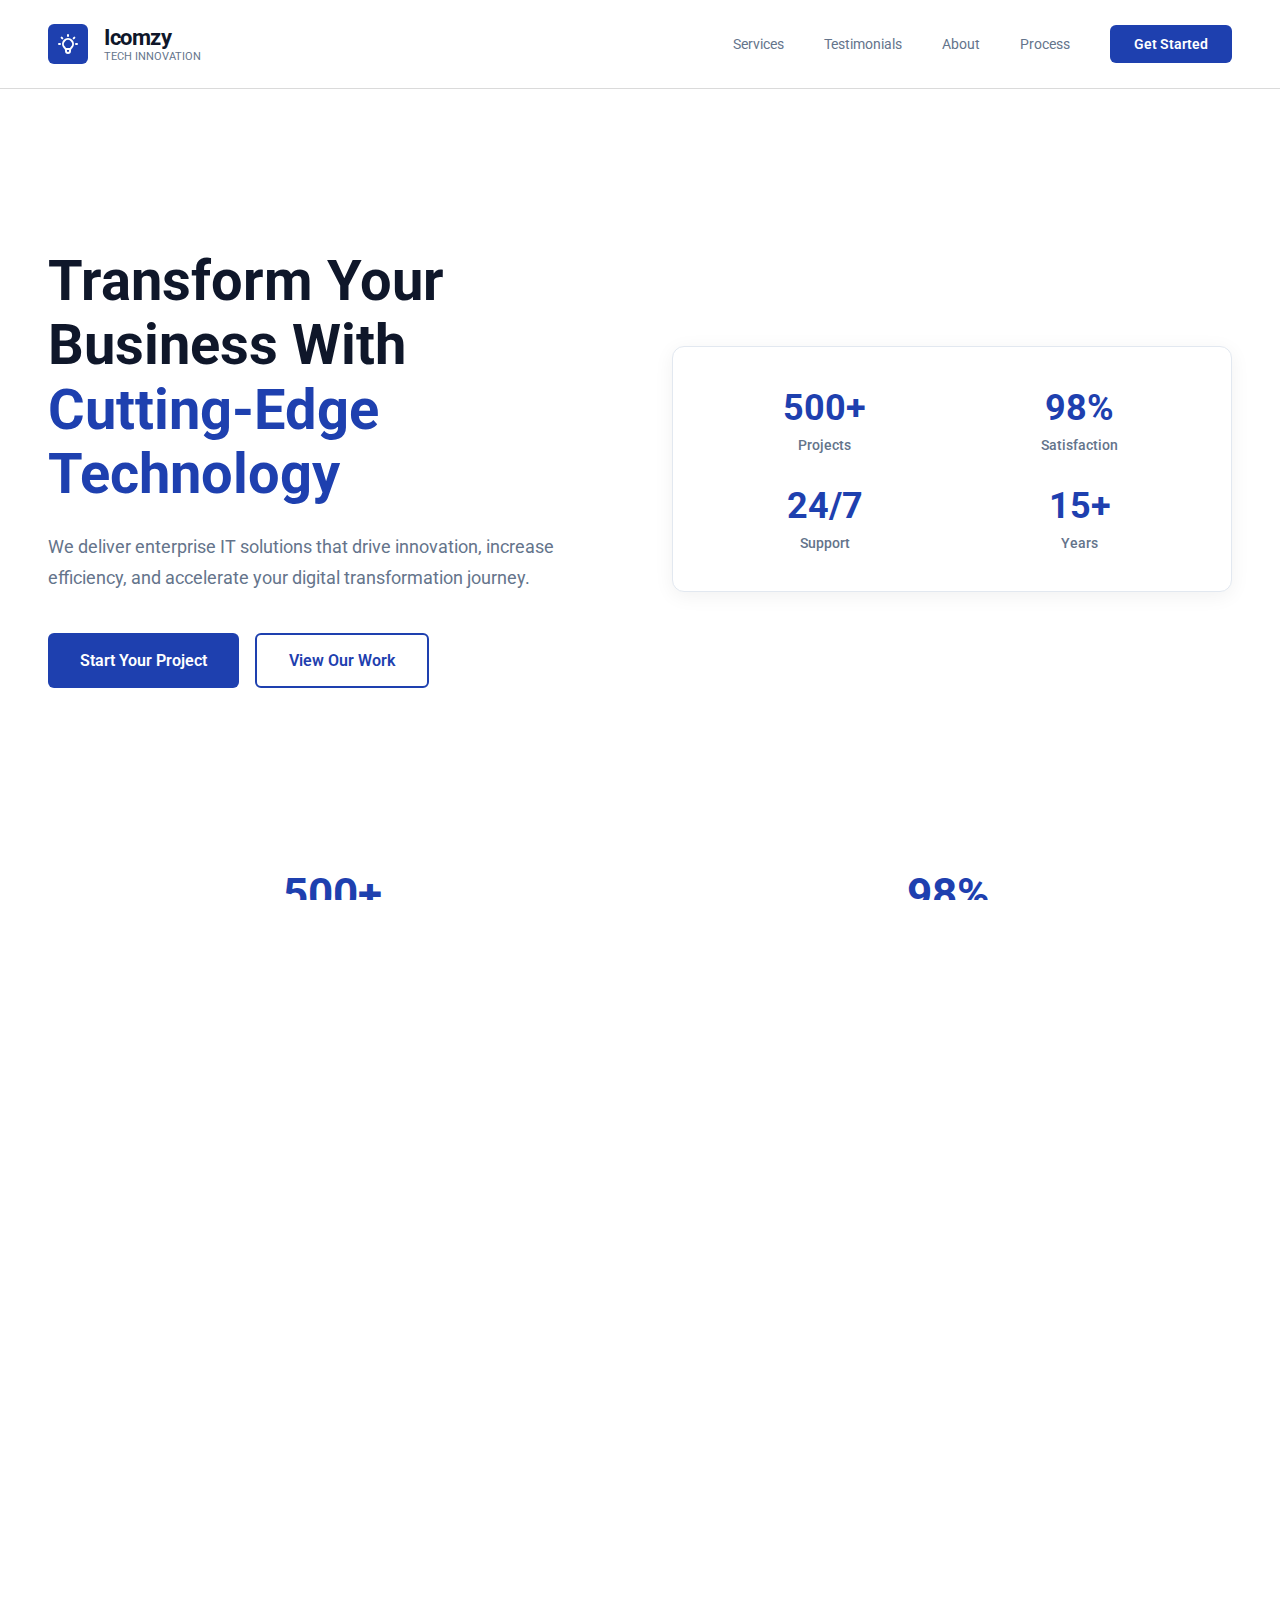
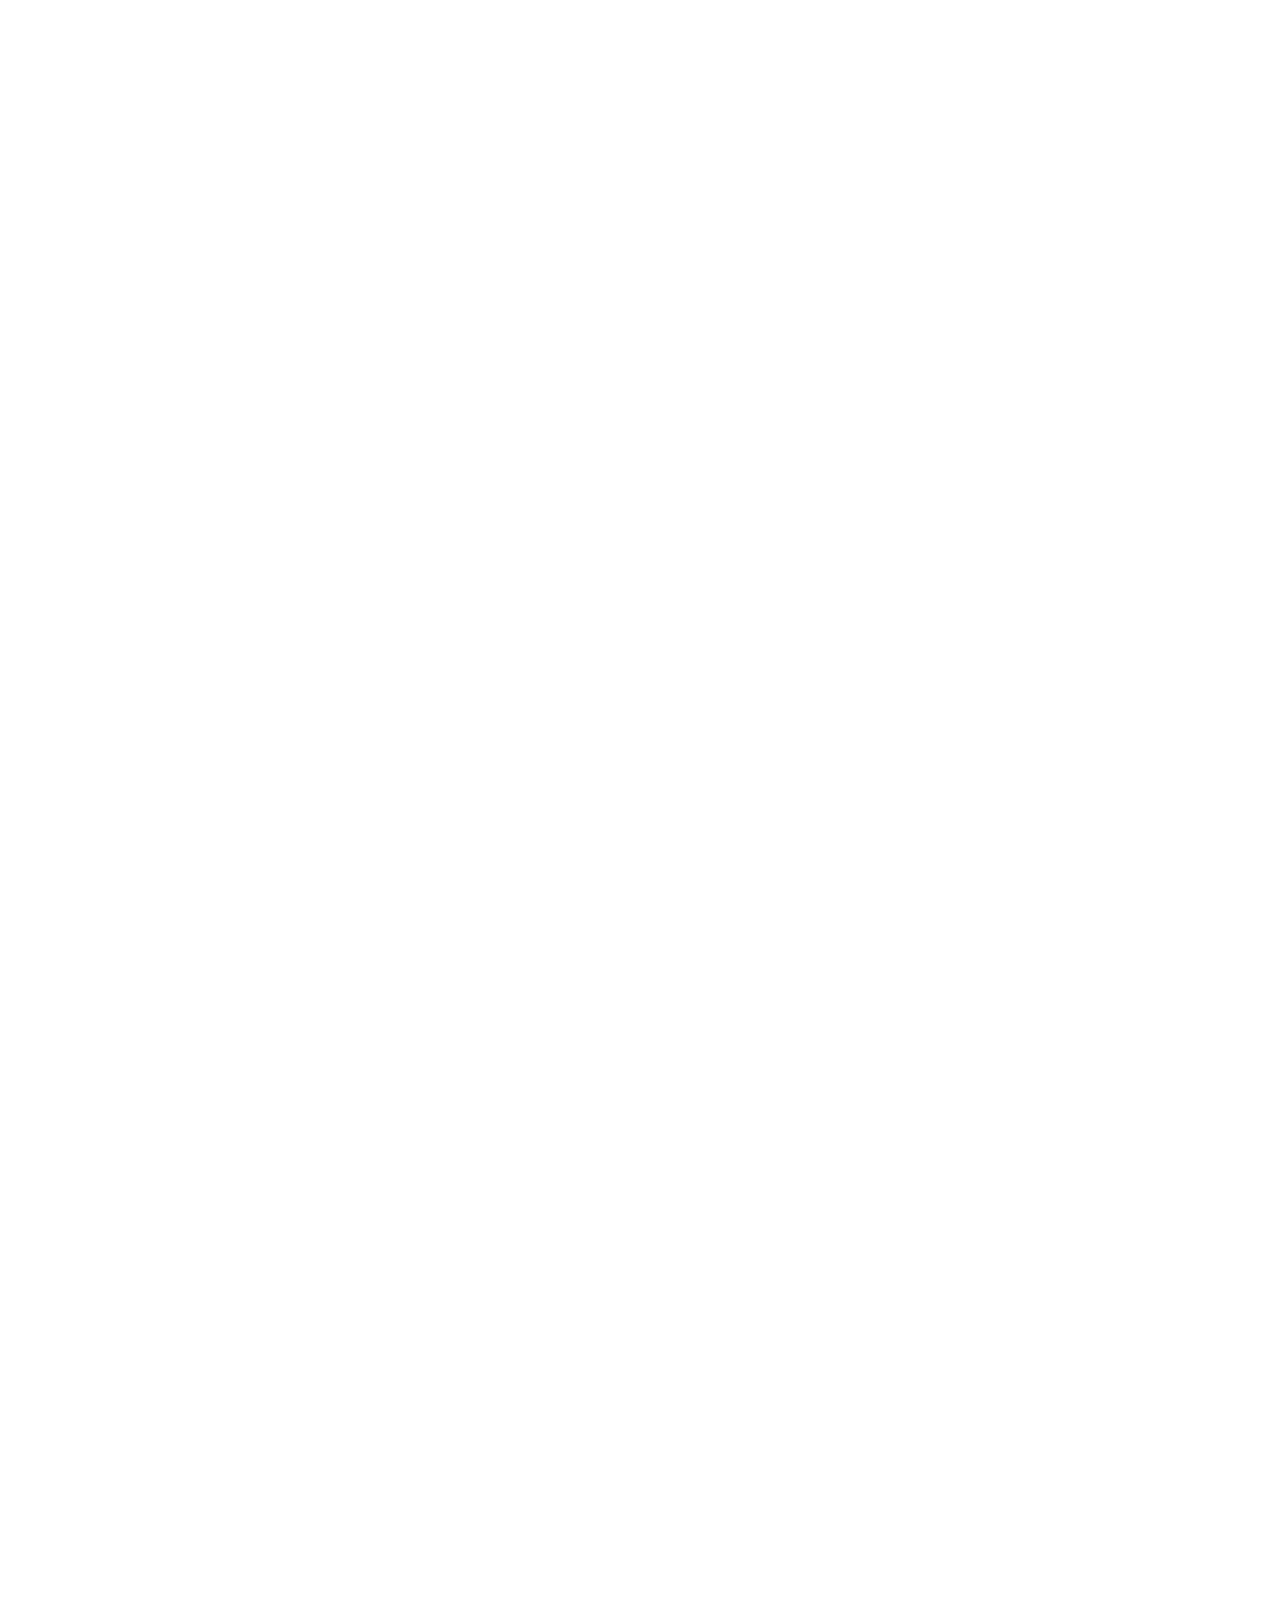
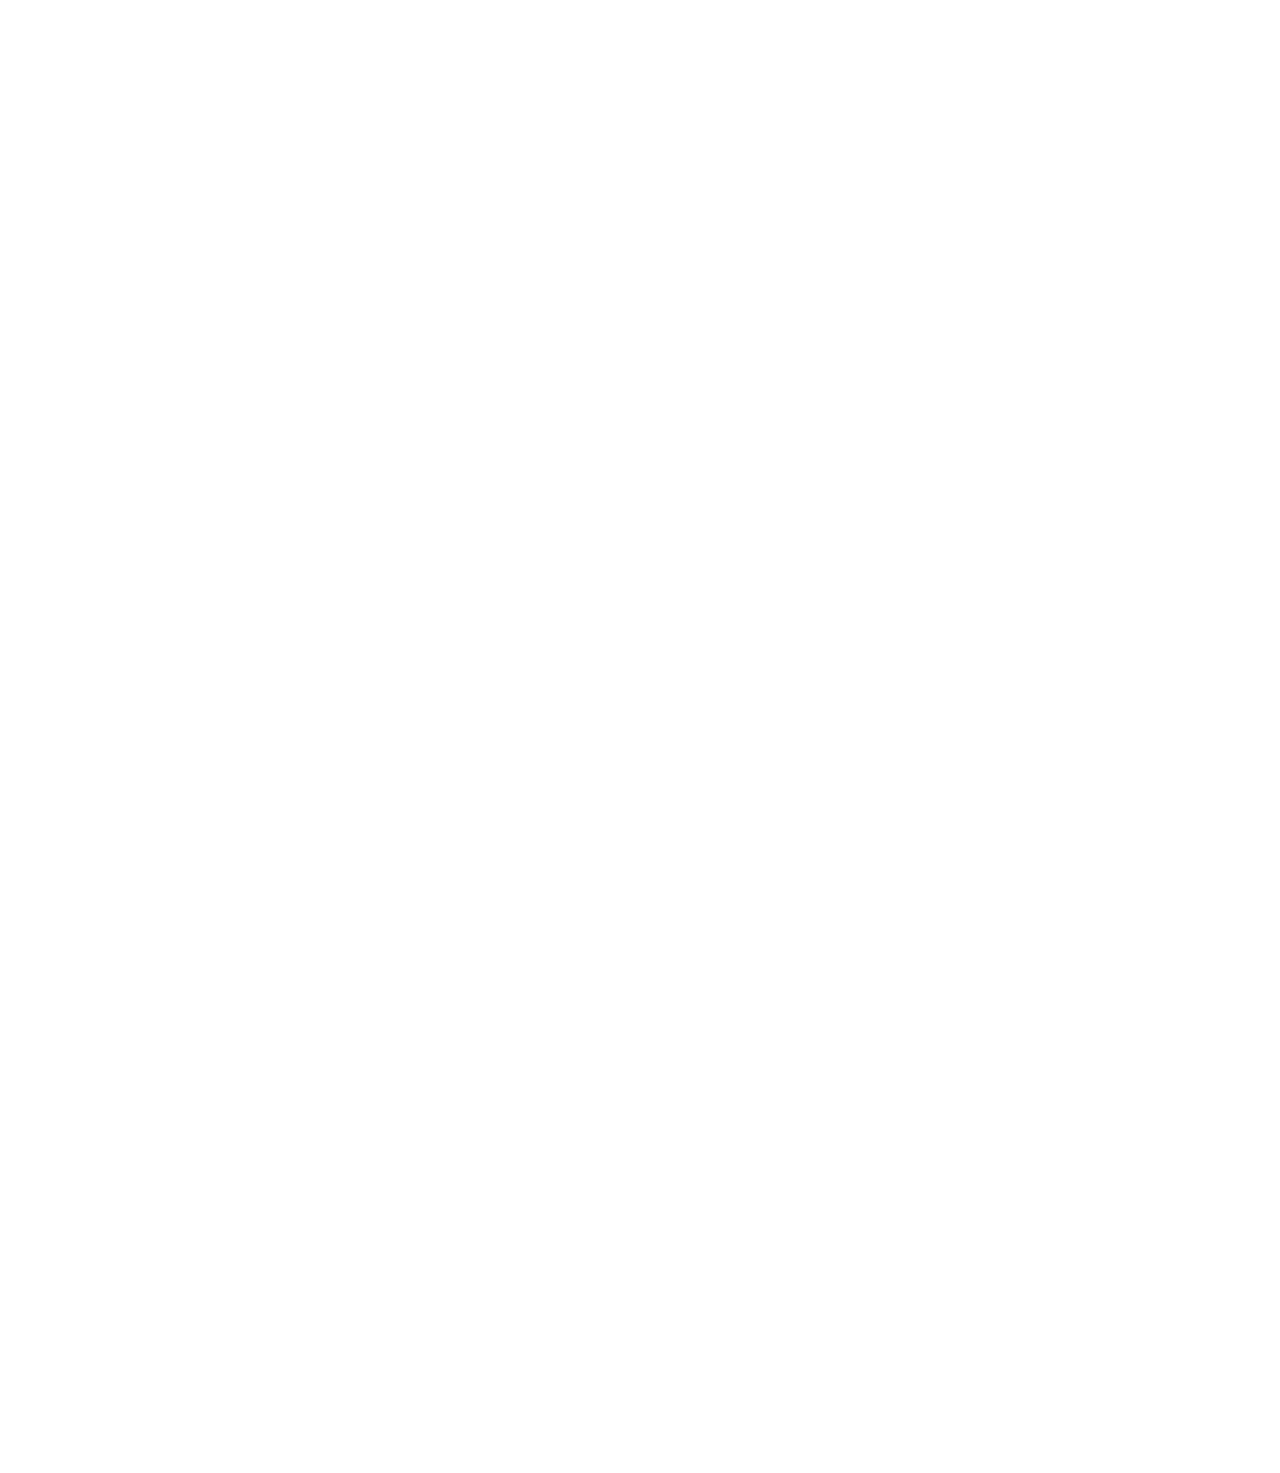
<file: index.html>
<!DOCTYPE html>
<html lang="en">

<head>
    <meta charset="UTF-8">
    <meta name="viewport" content="width=device-width, initial-scale=1.0">
    <title>Icomzy - Premium Tech Services</title>
    <link rel="stylesheet" href="./style.css">
    <link rel="preconnect" href="https://fonts.googleapis.com">
    <link rel="preconnect" href="https://fonts.gstatic.com" crossorigin>
    <link
        href="https://fonts.googleapis.com/css2?family=Montserrat:ital,wght@0,100..900;1,100..900&family=Plus+Jakarta+Sans:ital,wght@0,200..800;1,200..800&family=Roboto+Condensed:ital,wght@0,100..900;1,100..900&family=Roboto:ital,wght@0,100..900;1,100..900&display=swap"
        rel="stylesheet">
</head>

<body>
    <main>
        <header class="header" id="header">
            <div class="content">
                <div class="logo">
                    <div class="icon">
                        <svg width="24" height="24" viewbox="0 0 24 24" fill="none">
                            <path
                                d="M9.663 17h4.673M12 3v1m6.364 1.636l-.707.707M21 12h-1M4 12H3m3.343-5.657l-.707-.707m2.828 9.9a5 5 0 117.072 0l-.548.547A3.374 3.374 0 0014 18.469V19a2 2 0 11-4 0v-.531c0-.895-.356-1.754-.988-2.386l-.548-.547z"
                                stroke="white" stroke-width="2" stroke-linecap="round" stroke-linejoin="round" />
                        </svg>
                    </div>
                    <div class="slogan">
                        <div class="text-logo" id="comName">Icomzy</div>
                        <div class="tagline" id="tagline">Tech Innovation</div>
                    </div>
                </div>
                <nav class="nav">
                    <a href="#" class="navlink">Services</a>
                    <a href="#" class="navlink">Testimonials</a>
                    <a href="#" class="navlink">About</a>
                    <!-- <a href="#" class="navlink">Stats</a> -->
                    <a href="#" class="navlink">Process</a>

                    <button class="navBtn" id="navBtn">Get Started</button>
                </nav>
            </div>
        </header>
        <section class="hero">
            <div class="h-content" id="h-content">
                <div class="h-text" id="h-text">
                    <h1 class="h-headline" id="h-headline">Transform Your Business With <span
                            class="grad-text">Cutting-Edge Technology</span></h1>
                    <p class="h-subheadline" id="h-subheadline">We deliver enterprise IT solutions that drive
                        innovation, increase efficiency, and accelerate your digital transformation journey. </p>
                    <div class="h-button" id="h-button">
                        <button class="h-primary" id="h-primary">Start Your Project</button>
                        <button class="h-secondry" id="h-secondry">View Our Work</button>
                    </div>
                </div>
                <div class="h-visual">
                    <div class="h-card">
                        <div class="h-grid">
                            <div class="h-stat" id="h-stats1">
                                <div class="h-stat-no" id="h-stat1">500+</div>
                                <div class="h-stat-label" id="h-stat1-label">Projects</div>
                            </div>
                            <div class="h-stat" id="h-stats2">
                                <div class="h-stat-no" id="h-stat2">98%</div>
                                <div class="h-stat-label" id="h-stat2-label">Satisfaction</div>
                            </div>
                            <div class="h-stat">
                                <div class="h-stat-no" id="h-stat3">24/7</div>
                                <div class="h-stat-label" id="h-stat3-label">Support</div>
                            </div>
                            <div class="h-stat">
                                <div class="h-stat-no" id="h-stat4">15+</div>
                                <div class="h-stat-label" id="h-stat4-label">Years</div>
                            </div>
                        </div>
                    </div>
                </div>

            </div>
        </section>
        <section class="banner">
            <div class="b-container">
                <div class="b-item">
                    <span class="b-number" id="b1-number">500+</span>
                    <div class="b-label" id="b1-label">Projects Completed</div>
                </div>
                <div class="b-item">
                    <span class="b-number" id="b2-number">98%</span>
                    <div class="b-label" id="b2-label">Client Satisfaction</div>
                </div>
                <div class="b-item">
                    <span class="b-number" id="b3-number">24/7</span>
                    <div class="b-label" id="b3-label">Support Available</div>
                </div>
                <div class="b-item">
                    <span class="b-number" id="b4-number">15+</span>
                    <div class="b-label" id="b4-label">Years Experience</div>
                </div>
            </div>
        </section>
        <section class="services-section" id="services">
            <div class="section-header">
                <div class="section-label">
                    Our Expertise
                </div>
                <h2 class="section-title">Premium IT Services</h2>
                <p class="section-subtitle">Comprehensive technology solutions tailored to your business needs</p>
            </div>
            <div class="services-grid">
                <div class="service-card">
                    <div class="service-card-content">
                        <div class="service-icon-wrapper">
                            <svg class="service-icon" viewbox="0 0 40 40" fill="none">
                                <rect x="4" y="8" width="32" height="24" rx="3" stroke="white" stroke-width="2" />
                                <rect x="8" y="12" width="24" height="16" fill="white" opacity="0.3" />
                                <circle cx="28" cy="16" r="4" fill="white" />
                            </svg>
                        </div>
                        <h3 class="service-title">Custom Web Development</h3>
                        <p class="service-description">Bespoke web applications built with modern frameworks and
                            cutting-edge
                            technologies.</p>
                        <ul class="service-features">
                            <li class="service-feature">Responsive Design</li>
                            <li class="service-feature">Performance Optimized</li>
                            <li class="service-feature">SEO Ready</li>
                            <li class="service-feature">Cloud Integration</li>
                        </ul><a href="#" class="service-link"> Learn More → </a>
                    </div>
                </div>
                <div class="service-card">
                    <div class="service-card-content">
                        <div class="service-icon-wrapper">
                            <svg class="service-icon" viewbox="0 0 40 40" fill="none">
                                <circle cx="20" cy="20" r="14" stroke="white" stroke-width="2" />
                                <path d="M20 12v8l5 5" stroke="white" stroke-width="2" stroke-linecap="round" />
                            </svg>
                        </div>
                        <h3 class="service-title">24/7 IT Support</h3>
                        <p class="service-description">Round-the-clock technical support and system maintenance to keep
                            your
                            business running.</p>
                        <ul class="service-features">
                            <li class="service-feature">Immediate Response</li>
                            <li class="service-feature">Remote Assistance</li>
                            <li class="service-feature">Preventive Maintenance</li>
                            <li class="service-feature">Security Monitoring</li>
                        </ul><a href="#" class="service-link"> Learn More → </a>
                    </div>
                </div>
                <div class="service-card">
                    <div class="service-card-content">
                        <div class="service-icon-wrapper">
                            <svg class="service-icon" viewbox="0 0 40 40" fill="none">
                                <rect x="8" y="10" width="24" height="20" rx="2" stroke="white" stroke-width="2" />
                                <path d="M14 18h12M14 22h8" stroke="white" stroke-width="2" stroke-linecap="round" />
                                <circle cx="29" cy="25" r="5" fill="white" />
                            </svg>
                        </div>
                        <h3 class="service-title">E-Commerce Solutions</h3>
                        <p class="service-description">Complete online store setup with payment processing and inventory
                            management.
                        </p>
                        <ul class="service-features">
                            <li class="service-feature">Secure Payments</li>
                            <li class="service-feature">Inventory Tracking</li>
                            <li class="service-feature">Marketing Integration</li>
                            <li class="service-feature">Analytics Dashboard</li>
                        </ul><a href="#" class="service-link"> Learn More → </a>
                    </div>
                </div>
                <div class="service-card">
                    <div class="service-card-content">
                        <div class="service-icon-wrapper">
                            <svg class="service-icon" viewbox="0 0 40 40" fill="none">
                                <path d="M10 20l8-8 8 8 8-8" stroke="white" stroke-width="2" stroke-linecap="round"
                                    stroke-linejoin="round" />
                                <rect x="8" y="24" width="24" height="10" rx="1" fill="white" opacity="0.3" />
                            </svg>
                        </div>
                        <h3 class="service-title">Cloud Infrastructure</h3>
                        <p class="service-description">Scalable cloud solutions with enterprise-grade security and
                            reliability.</p>
                        <ul class="service-features">
                            <li class="service-feature">Auto-Scaling</li>
                            <li class="service-feature">Backup &amp; Recovery</li>
                            <li class="service-feature">Load Balancing</li>
                            <li class="service-feature">99.9% Uptime SLA</li>
                        </ul><a href="#" class="service-link"> Learn More → </a>
                    </div>
                </div>
                <div class="service-card">
                    <div class="service-card-content">
                        <div class="service-icon-wrapper">
                            <svg class="service-icon" viewbox="0 0 40 40" fill="none">
                                <rect x="8" y="8" width="24" height="24" rx="2" stroke="white" stroke-width="2" />
                                <path d="M16 20l4 4 8-8" stroke="white" stroke-width="2" stroke-linecap="round"
                                    stroke-linejoin="round" />
                            </svg>
                        </div>
                        <h3 class="service-title">Digital Transformation</h3>
                        <p class="service-description">Strategic consulting to modernize your business processes and
                            technology
                            stack.</p>
                        <ul class="service-features">
                            <li class="service-feature">Process Automation</li>
                            <li class="service-feature">Data Analytics</li>
                            <li class="service-feature">System Integration</li>
                            <li class="service-feature">Change Management</li>
                        </ul><a href="#" class="service-link"> Learn More → </a>
                    </div>
                </div>
                <div class="service-card">
                    <div class="service-card-content">
                        <div class="service-icon-wrapper">
                            <svg class="service-icon" viewbox="0 0 40 40" fill="none">
                                <rect x="10" y="14" width="20" height="12" rx="2" fill="white" />
                                <path d="M15 14V11a5 5 0 0110 0v3" stroke="white" stroke-width="2" fill="none" />
                            </svg>
                        </div>
                        <h3 class="service-title">Cybersecurity</h3>
                        <p class="service-description">Comprehensive security solutions to protect your digital assets
                            and data.</p>
                        <ul class="service-features">
                            <li class="service-feature">Threat Detection</li>
                            <li class="service-feature">Data Encryption</li>
                            <li class="service-feature">Compliance Audit</li>
                            <li class="service-feature">Penetration Testing</li>
                        </ul><a href="#" class="service-link"> Learn More → </a>
                    </div>
                </div>
            </div>
        </section>
        <section class="process-section" id="process">
            <div class="section-header">
                <div class="section-label">Our Process</div>
                <h2 class="section-title">How We Work</h2>
                <p class="section-subtitle">
                    A simple, transparent process that delivers results
                </p>
            </div>

            <div class="process-steps">
                <div class="process-card">
                    <span class="step-no">01</span>
                    <h3>Requirement Analysis</h3>
                    <p>We understand your business needs and define clear goals.</p>
                </div>

                <div class="process-card">
                    <span class="step-no">02</span>
                    <h3>Planning & Design</h3>
                    <p>Wireframes, UI design, and technical planning are prepared.</p>
                </div>

                <div class="process-card">
                    <span class="step-no">03</span>
                    <h3>Development</h3>
                    <p>Our engineers build scalable and secure solutions.</p>
                </div>

                <div class="process-card">
                    <span class="step-no">04</span>
                    <h3>Testing & Launch</h3>
                    <p>We test thoroughly and deploy with full support.</p>
                </div>
            </div>
        </section>


        <section class="testimonials-section" id="testimonials">
            <div class="testimonials-container">
                <div class="section-header">
                    <div class="section-label">
                        Client Success
                    </div>
                    <h2 class="section-title">What Our Clients Say</h2>
                    <p class="section-subtitle">Real results from real
                        partnerships</p>
                </div>
                <div class="testimonials-carousel">
                    <div class="testimonial-track" id="testimonial-track">
                        <div class="testimonial-card">
                            <div class="testimonial-stars">
                                <svg class="star" viewbox="0 0 24 24">
                                    <path
                                        d="M12 2l3.09 6.26L22 9.27l-5 4.87 1.18 6.88L12 17.77l-6.18 3.25L7 14.14 2 9.27l6.91-1.01L12 2z" />
                                </svg>
                                <svg class="star" viewbox="0 0 24 24">
                                    <path
                                        d="M12 2l3.09 6.26L22 9.27l-5 4.87 1.18 6.88L12 17.77l-6.18 3.25L7 14.14 2 9.27l6.91-1.01L12 2z" />
                                </svg>
                                <svg class="star" viewbox="0 0 24 24">
                                    <path
                                        d="M12 2l3.09 6.26L22 9.27l-5 4.87 1.18 6.88L12 17.77l-6.18 3.25L7 14.14 2 9.27l6.91-1.01L12 2z" />
                                </svg>
                                <svg class="star" viewbox="0 0 24 24">
                                    <path
                                        d="M12 2l3.09 6.26L22 9.27l-5 4.87 1.18 6.88L12 17.77l-6.18 3.25L7 14.14 2 9.27l6.91-1.01L12 2z" />
                                </svg>
                                <svg class="star" viewbox="0 0 24 24">
                                    <path
                                        d="M12 2l3.09 6.26L22 9.27l-5 4.87 1.18 6.88L12 17.77l-6.18 3.25L7 14.14 2 9.27l6.91-1.01L12 2z" />
                                </svg>
                            </div>
                            <p class="testimonial-text">"Working with this team has been transformative for our
                                business. They
                                delivered a complex e-commerce platform that exceeded all expectations. The attention to
                                detail and
                                technical expertise is outstanding."</p>
                            <div class="testimonial-author">
                                <div class="author-avatar">
                                    MC
                                </div>
                                <div class="author-info">
                                    <div class="author-name">
                                        Mohit Choudhary
                                    </div>
                                    <div class="author-role">
                                        CO-Founder, Quad AI
                                    </div>
                                </div>
                            </div>
                        </div>
                        <div class="testimonial-card">
                            <div class="testimonial-stars">
                                <svg class="star" viewbox="0 0 24 24">
                                    <path
                                        d="M12 2l3.09 6.26L22 9.27l-5 4.87 1.18 6.88L12 17.77l-6.18 3.25L7 14.14 2 9.27l6.91-1.01L12 2z" />
                                </svg>
                                <svg class="star" viewbox="0 0 24 24">
                                    <path
                                        d="M12 2l3.09 6.26L22 9.27l-5 4.87 1.18 6.88L12 17.77l-6.18 3.25L7 14.14 2 9.27l6.91-1.01L12 2z" />
                                </svg>
                                <svg class="star" viewbox="0 0 24 24">
                                    <path
                                        d="M12 2l3.09 6.26L22 9.27l-5 4.87 1.18 6.88L12 17.77l-6.18 3.25L7 14.14 2 9.27l6.91-1.01L12 2z" />
                                </svg>
                                <svg class="star" viewbox="0 0 24 24">
                                    <path
                                        d="M12 2l3.09 6.26L22 9.27l-5 4.87 1.18 6.88L12 17.77l-6.18 3.25L7 14.14 2 9.27l6.91-1.01L12 2z" />
                                </svg>
                                <svg class="star" viewbox="0 0 24 24">
                                    <path
                                        d="M12 2l3.09 6.26L22 9.27l-5 4.87 1.18 6.88L12 17.77l-6.18 3.25L7 14.14 2 9.27l6.91-1.01L12 2z" />
                                </svg>
                            </div>
                            <p class="testimonial-text">"The cloud migration project was seamless. Their team handled
                                everything
                                professionally, and we experienced zero downtime. Our infrastructure is now more
                                reliable and
                                cost-effective than ever."</p>
                            <div class="testimonial-author">
                                <div class="author-avatar">
                                    SK
                                </div>
                                <div class="author-info">
                                    <div class="author-name">
                                        Sourav Kumar
                                    </div>
                                    <div class="author-role">
                                        CO-Founder, Quad AI
                                    </div>
                                </div>
                            </div>
                        </div>
                        <div class="testimonial-card">
                            <div class="testimonial-stars">
                                <svg class="star" viewbox="0 0 24 24">
                                    <path
                                        d="M12 2l3.09 6.26L22 9.27l-5 4.87 1.18 6.88L12 17.77l-6.18 3.25L7 14.14 2 9.27l6.91-1.01L12 2z" />
                                </svg>
                                <svg class="star" viewbox="0 0 24 24">
                                    <path
                                        d="M12 2l3.09 6.26L22 9.27l-5 4.87 1.18 6.88L12 17.77l-6.18 3.25L7 14.14 2 9.27l6.91-1.01L12 2z" />
                                </svg>
                                <svg class="star" viewbox="0 0 24 24">
                                    <path
                                        d="M12 2l3.09 6.26L22 9.27l-5 4.87 1.18 6.88L12 17.77l-6.18 3.25L7 14.14 2 9.27l6.91-1.01L12 2z" />
                                </svg>
                                <svg class="star" viewbox="0 0 24 24">
                                    <path
                                        d="M12 2l3.09 6.26L22 9.27l-5 4.87 1.18 6.88L12 17.77l-6.18 3.25L7 14.14 2 9.27l6.91-1.01L12 2z" />
                                </svg>
                                <svg class="star" viewbox="0 0 24 24">
                                    <path
                                        d="M12 2l3.09 6.26L22 9.27l-5 4.87 1.18 6.88L12 17.77l-6.18 3.25L7 14.14 2 9.27l6.91-1.01L12 2z" />
                                </svg>
                            </div>
                            <p class="testimonial-text">"Their cybersecurity assessment revealed vulnerabilities we
                                didn't know
                                existed. The implemented solutions have given us peace of mind and passed all compliance
                                audits with
                                flying colors."</p>
                            <div class="testimonial-author">
                                <div class="author-avatar">
                                    Nk
                                </div>
                                <div class="author-info">
                                    <div class="author-name">
                                        Nitish Kumar
                                    </div>
                                    <div class="author-role">
                                        Lecturer, Quad AI
                                    </div>
                                </div>
                            </div>
                        </div>
                        <div class="testimonial-card">
                            <div class="testimonial-stars">
                                <svg class="star" viewbox="0 0 24 24">
                                    <path
                                        d="M12 2l3.09 6.26L22 9.27l-5 4.87 1.18 6.88L12 17.77l-6.18 3.25L7 14.14 2 9.27l6.91-1.01L12 2z" />
                                </svg>
                                <svg class="star" viewbox="0 0 24 24">
                                    <path
                                        d="M12 2l3.09 6.26L22 9.27l-5 4.87 1.18 6.88L12 17.77l-6.18 3.25L7 14.14 2 9.27l6.91-1.01L12 2z" />
                                </svg>
                                <svg class="star" viewbox="0 0 24 24">
                                    <path
                                        d="M12 2l3.09 6.26L22 9.27l-5 4.87 1.18 6.88L12 17.77l-6.18 3.25L7 14.14 2 9.27l6.91-1.01L12 2z" />
                                </svg>
                                <svg class="star" viewbox="0 0 24 24">
                                    <path
                                        d="M12 2l3.09 6.26L22 9.27l-5 4.87 1.18 6.88L12 17.77l-6.18 3.25L7 14.14 2 9.27l6.91-1.01L12 2z" />
                                </svg>
                                <svg class="star" viewbox="0 0 24 24">
                                    <path
                                        d="M12 2l3.09 6.26L22 9.27l-5 4.87 1.18 6.88L12 17.77l-6.18 3.25L7 14.14 2 9.27l6.91-1.01L12 2z" />
                                </svg>
                            </div>
                            <p class="testimonial-text">"The custom CRM system they built has revolutionized how we
                                manage customer
                                relationships. Productivity is up 40% and our sales team couldn't be happier. Truly
                                exceptional work."
                            </p>
                            <div class="testimonial-author">
                                <div class="author-avatar">
                                    SS
                                </div>
                                <div class="author-info">
                                    <div class="author-name">
                                        Sanjay Sen
                                    </div>
                                    <div class="author-role">
                                        Lecturer, Quad AI
                                    </div>
                                </div>
                            </div>
                        </div>
                    </div>
                </div>
            </div>
        </section>



        <section class="cta-section">
            <div class="cta-container">
                <h2 class="cta-title">Ready to Transform Your Business?</h2>
                <p class="cta-description">Get a free consultation and discover how we can help you achieve your digital
                    goals.
                </p>
                <form class="cta-form" id="cta-form"><input type="email" class="cta-input"
                        placeholder="Enter your email address" required>
                    <button type="submit" class="cta-submit">Get Started Free</button>
                </form>
            </div>
        </section>




        <footer class="footer">
            <div class="footer-content">
                <div class="footer-grid">
                    <div class="footer-brand">
                        <div class="footer-logo">
                            <div class="footer-logo-icon">
                                <svg width="20" height="20" viewbox="0 0 24 24" fill="none">
                                    <path
                                        d="M9.663 17h4.673M12 3v1m6.364 1.636l-.707.707M21 12h-1M4 12H3m3.343-5.657l-.707-.707m2.828 9.9a5 5 0 117.072 0l-.548.547A3.374 3.374 0 0014 18.469V19a2 2 0 11-4 0v-.531c0-.895-.356-1.754-.988-2.386l-.548-.547z"
                                        stroke="white" stroke-width="2" stroke-linecap="round"
                                        stroke-linejoin="round" />
                                </svg>
                            </div><span class="footer-logo-text">Icomzy</span>
                        </div>
                        <p class="footer-description">Empowering businesses with innovative technology solutions since
                            2009. We're committed to delivering excellence in every project.</p>
                        <div class="footer-social">
                            <div class="social-link">
                                <svg width="20" height="20" viewbox="0 0 24 24" fill="white">
                                    <path
                                        d="M24 12.073c0-6.627-5.373-12-12-12s-12 5.373-12 12c0 5.99 4.388 10.954 10.125 11.854v-8.385H7.078v-3.47h3.047V9.43c0-3.007 1.792-4.669 4.533-4.669 1.312 0 2.686.235 2.686.235v2.953H15.83c-1.491 0-1.956.925-1.956 1.874v2.25h3.328l-.532 3.47h-2.796v8.385C19.612 23.027 24 18.062 24 12.073z" />
                                </svg>
                            </div>
                            <div class="social-link">
                                <svg width="20" height="20" viewbox="0 0 24 24" fill="white">
                                    <path
                                        d="M23.953 4.57a10 10 0 01-2.825.775 4.958 4.958 0 002.163-2.723c-.951.555-2.005.959-3.127 1.184a4.92 4.92 0 00-8.384 4.482C7.69 8.095 4.067 6.13 1.64 3.162a4.822 4.822 0 00-.666 2.475c0 1.71.87 3.213 2.188 4.096a4.904 4.904 0 01-2.228-.616v.06a4.923 4.923 0 003.946 4.827 4.996 4.996 0 01-2.212.085 4.936 4.936 0 004.604 3.417 9.867 9.867 0 01-6.102 2.105c-.39 0-.779-.023-1.17-.067a13.995 13.995 0 007.557 2.209c9.053 0 13.998-7.496 13.998-13.985 0-.21 0-.42-.015-.63A9.935 9.935 0 0024 4.59z" />
                                </svg>
                            </div>
                            <div class="social-link">
                                <svg width="20" height="20" viewbox="0 0 24 24" fill="white">
                                    <path
                                        d="M20.447 20.452h-3.554v-5.569c0-1.328-.027-3.037-1.852-3.037-1.853 0-2.136 1.445-2.136 2.939v5.667H9.351V9h3.414v1.561h.046c.477-.9 1.637-1.85 3.37-1.85 3.601 0 4.267 2.37 4.267 5.455v6.286zM5.337 7.433c-1.144 0-2.063-.926-2.063-2.065 0-1.138.92-2.063 2.063-2.063 1.14 0 2.064.925 2.064 2.063 0 1.139-.925 2.065-2.064 2.065zm1.782 13.019H3.555V9h3.564v11.452zM22.225 0H1.771C.792 0 0 .774 0 1.729v20.542C0 23.227.792 24 1.771 24h20.451C23.2 24 24 23.227 24 22.271V1.729C24 .774 23.2 0 22.222 0h.003z" />
                                </svg>
                            </div>
                        </div>
                    </div>
                    <div class="footer-column">
                        <h4>Services</h4>
                        <ul class="footer-links">
                            <li><a href="#" class="footer-link">Web Development</a></li>
                            <li><a href="#" class="footer-link">IT Support</a></li>
                            <li><a href="#" class="footer-link">Cloud Solutions</a></li>
                            <li><a href="#" class="footer-link">Cybersecurity</a></li>
                        </ul>
                    </div>
                    <div class="footer-column">
                        <h4>Company</h4>
                        <ul class="footer-links">
                            <li><a href="#" class="footer-link">About Us</a></li>
                            <li><a href="#" class="footer-link">Careers</a></li>
                            <li><a href="#" class="footer-link">Blog</a></li>
                            <li><a href="#" class="footer-link">Partners</a></li>
                            <li><a href="/booking/login.html" class="footer-link"
                                    style="font-size:12px;text-decoration:underline;">Admin Panel</a></li>

                        </ul>
                    </div>
                    <div class="footer-column">
                        <h4>Resources</h4>
                        <ul class="footer-links">
                            <li><a href="#" class="footer-link">Documentation</a></li>
                            <li><a href="#" class="footer-link">Case Studies</a></li>
                            <li><a href="#" class="footer-link">Whitepapers</a></li>
                            <li><a href="#" class="footer-link">Support Center</a></li>
                        </ul>
                    </div>
                    <div class="footer-column">
                        <h4>Contact</h4>
                        <ul class="footer-links">
                            <li><a href="#" class="footer-link">hello@icomzy.com</a></li>
                            <li><a href="#" class="footer-link">+91 1234567890</a></li>
                            <li><a href="#" class="footer-link">Hyderabad India , OS</a></li>
                        </ul>
                    </div>
                </div>
                <div class="footer-bottom">
                    <div>
                        © 2024 Icomzy. All rights reserved.
                    </div>
                    <div class="footer-legal"><a href="#" class="footer-link">Privacy Policy</a> <a href="#"
                            class="footer-link">Terms of Service</a>
                    </div>
                </div>
            </div>
        </footer>

    </main>
    <script src="./script.js"></script>
</body>

</html>
</file>
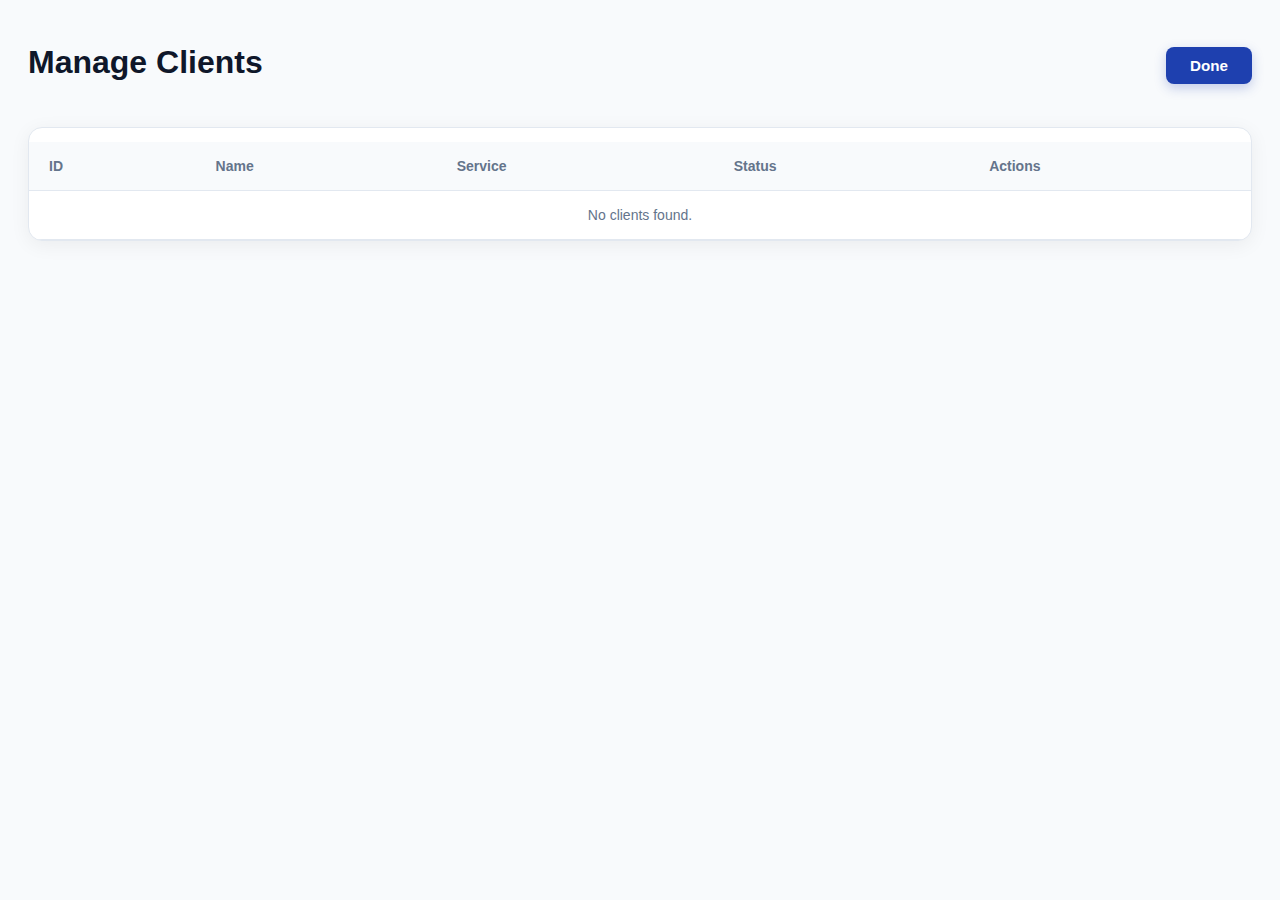
<file: admin_dashboard/client.html>
<!DOCTYPE html>
<html lang="en">
<head>
  <meta charset="UTF-8" />
  <title>Manage Clients</title>
  <link rel="stylesheet" href="dash.css" />
</head>
<body>

<main class="main">

  
  <div class="clients-header">
    <h1>Manage Clients</h1>
    <button id="doneBtn" class="done-btn">Done</button>
  </div>

 
<div class="card clients-card">
  <table id="clientsTable">
    <tr>
      <th>ID</th>
      <th>Name</th>
      <th>Service</th>
      <th>Status</th>
      <th>Actions</th>
    </tr>
  </table>
</div>


</main>

<script src="client.js"></script>
</body>

</html>
</file>
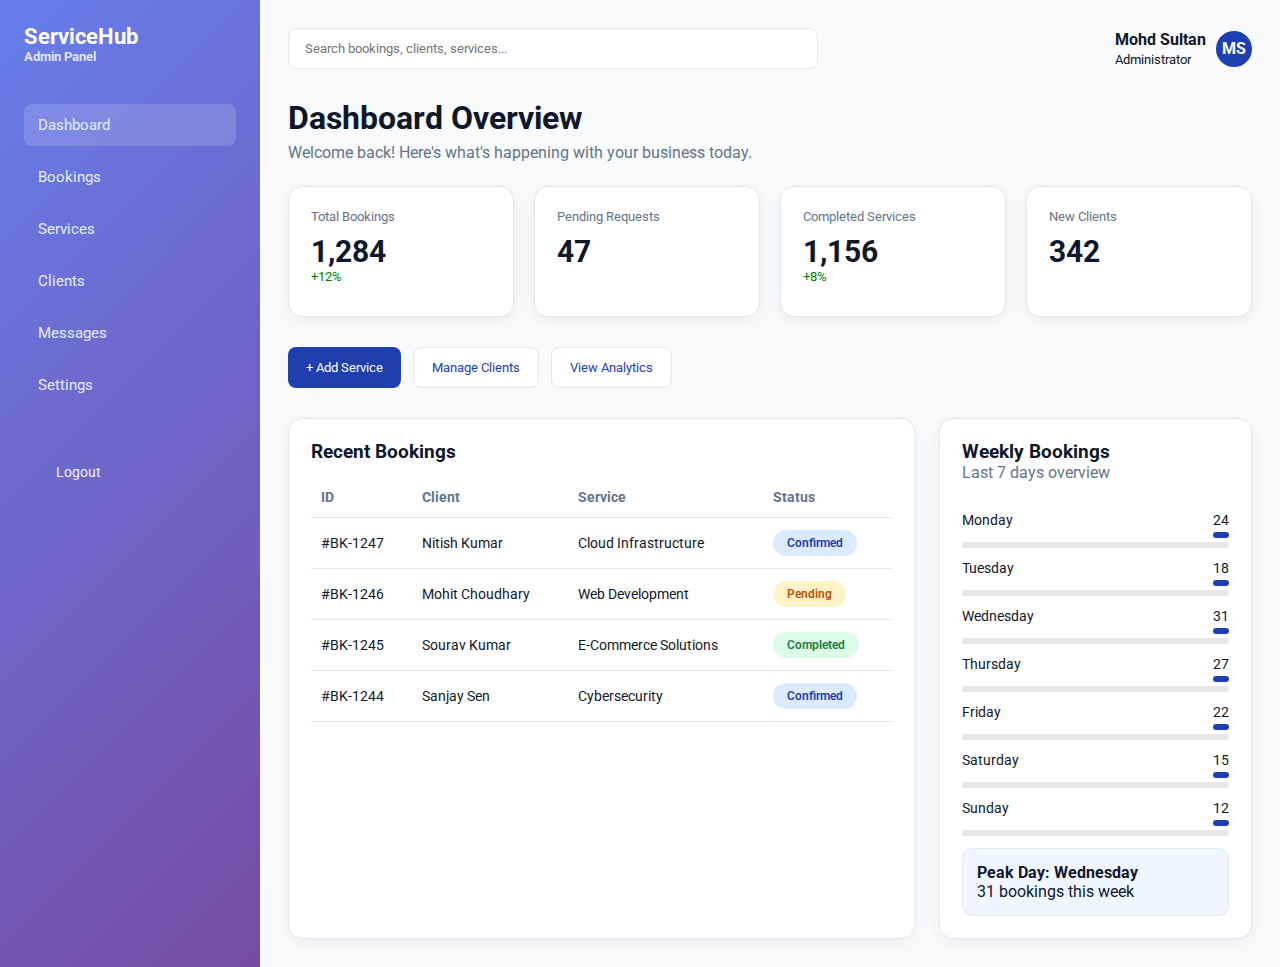
<file: admin_dashboard/dash.html>
<!DOCTYPE html>

<html lang="en">

<head>
  <meta charset="UTF-8">
  <meta name="viewport" content="width=device-width, initial-scale=1.0">
  <title>ServiceHub | Dashboard Overview</title>
  <link rel="stylesheet" href="dash.css">
  <link
    href="https://fonts.googleapis.com/css2?family=Montserrat:ital,wght@0,100..900;1,100..900&family=Plus+Jakarta+Sans:ital,wght@0,200..800;1,200..800&family=Roboto+Condensed:ital,wght@0,100..900;1,100..900&family=Roboto:ital,wght@0,100..900;1,100..900&display=swap"
    rel="stylesheet">
</head>

<body>

  <!-- SIDEBAR -->

  <aside class="sidebar">
    <div class="brand">ServiceHub<span>Admin Panel</span></div>
    <nav class="nav">
      <a class="active">Dashboard</a>
      <a>Bookings</a>
      <a>Services</a>
      <a>Clients</a>
      <a>Messages</a>
      <a>Settings</a>
    </nav>
    <div class="logout" id="logoutBtn">Logout</div>

  </aside>

  <!-- MAIN -->

  <main class="main">
    <div class="topbar">
      <input class="search" placeholder="Search bookings, clients, services...">
      <div class="user">
        <div>
          <strong>Mohd Sultan</strong><br>
          <small>Administrator</small>
        </div>
        <div class="avatar">MS</div>
      </div>
    </div>

    <h1>Dashboard Overview</h1>
    <p class="subtitle">Welcome back! Here's what's happening with your business today.</p>

    <!-- STATS -->
    <div class="stats">
      <div class="stat-card">
        <small>Total Bookings</small>
        <h2>1,284</h2>
        <small class="green" style="color: green;">+12%</small>
      </div>
      <div class="stat-card">
        <small>Pending Requests</small>
        <h2>47</h2>
      </div>
      <div class="stat-card">
        <small>Completed Services</small>
        <h2>1,156</h2>
        <small class="green" style="color: green;">+8%</small>
      </div>
      <div class="stat-card">
        <small>New Clients</small>
        <h2>342</h2>
      </div>
    </div>

    <!-- ACTIONS -->
    <div class="actions">
      <button class="btn btn-primary">+ Add Service</button>
      <!-- <button class="btn btn-outline">Manage Clients</button> -->
      <button class="btn btn-outline" id="manageClientsBtn">Manage Clients</button>

      <button class="btn btn-outline">View Analytics</button>
    </div>

    <!-- CONTENT -->
    <div class="content">

      <!-- RECENT BOOKINGS -->
      <div class="card">
        <h3>Recent Bookings</h3>
        <table>
          <tr>
            <th>ID</th>
            <th>Client</th>
            <th>Service</th>
            <th>Status</th>
          </tr>
          <tr>
            <td>#BK-1247</td>
            <td>Nitish Kumar</td>
            <td>Cloud Infrastructure</td>
            <td><span class="status confirmed">Confirmed</span></td>
          </tr>
          <tr>
            <td>#BK-1246</td>
            <td>Mohit Choudhary</td>
            <td>Web Development</td>
            <td><span class="status pending">Pending</span></td>
          </tr>
          <tr>
            <td>#BK-1245</td>
            <td>Sourav Kumar</td>
            <td>E-Commerce Solutions</td>
            <td><span class="status completed">Completed</span></td>
          </tr>
          <tr>
            <td>#BK-1244</td>
            <td>Sanjay Sen</td>
            <td>Cybersecurity</td>
            <td><span class="status confirmed">Confirmed</span></td>
          </tr>
        </table>
      </div>

      <!-- WEEKLY BOOKINGS -->
      <div class="card">
        <h3>Weekly Bookings</h3>
        <p class="subtitle">Last 7 days overview</p>
        <div class="week-row"><span>Monday</span><span>24</span></div>
        <div class="week-row"><span>Tuesday</span><span>18</span></div>
        <div class="week-row"><span>Wednesday</span><span>31</span></div>
        <div class="week-row"><span>Thursday</span><span>27</span></div>
        <div class="week-row"><span>Friday</span><span>22</span></div>
        <div class="week-row"><span>Saturday</span><span>15</span></div>
        <div class="week-row"><span>Sunday</span><span>12</span></div>

        <div class="highlight">
          <strong>Peak Day: Wednesday</strong><br>
          31 bookings this week
        </div>
      </div>

    </div>

  </main>
  <script src="./dash.js"></script>
</body>

</html>
</file>
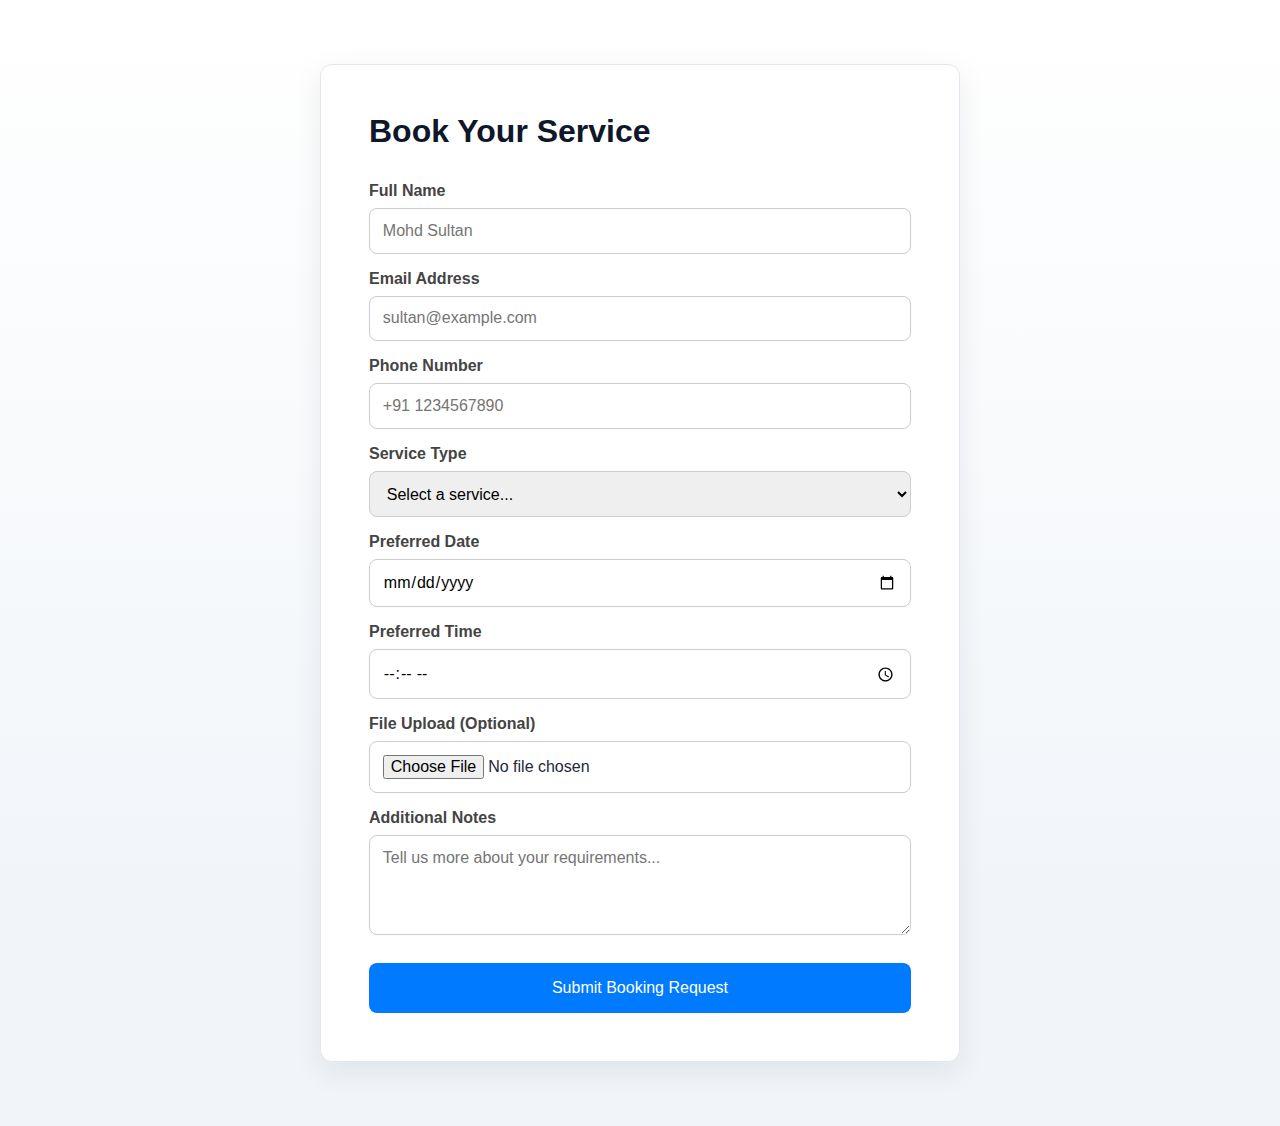
<file: booking/booking.html>
<!DOCTYPE html>
<html lang="en">
<head>
  <meta charset="UTF-8" />
  <meta name="viewport" content="width=device-width, initial-scale=1.0" />
  <title>Book Your Service</title>
  <link rel="stylesheet" href="booking.css" />
</head>
<body>
  <div class="form-container">
    <h2>Book Your Service</h2>

    <form id="serviceForm">
      <label>Full Name</label>
      <input type="text" id="name" placeholder="Mohd Sultan" required />

      <label>Email Address</label>
      <input type="email" id="email" placeholder="sultan@example.com" required />

      <label>Phone Number</label>
      <input type="tel" id="phone" placeholder="+91 1234567890" required />

      <label>Service Type</label>
      <select id="service" required>
        <option disabled selected>Select a service...</option>
        <option>Web Services</option>
        <option>Cloud Infrastructure</option>
        <option>Cyber Security</option>
         <option>IT Solution</option>
          <option>Ecommerce Setup</option>
      </select>

      <label>Preferred Date</label>
      <input type="date" id="date" required />

      <label>Preferred Time</label>
      <input type="time" id="time" required />

      <label>File Upload (Optional)</label>
      <input type="file" id="fileUpload" />

      <label>Additional Notes</label>
      <textarea id="notes" placeholder="Tell us more about your requirements..."></textarea>

      <button type="submit">Submit Booking Request</button>
    </form>
  </div>

  <script src="booking.js"></script>
</body>
</html>
</file>
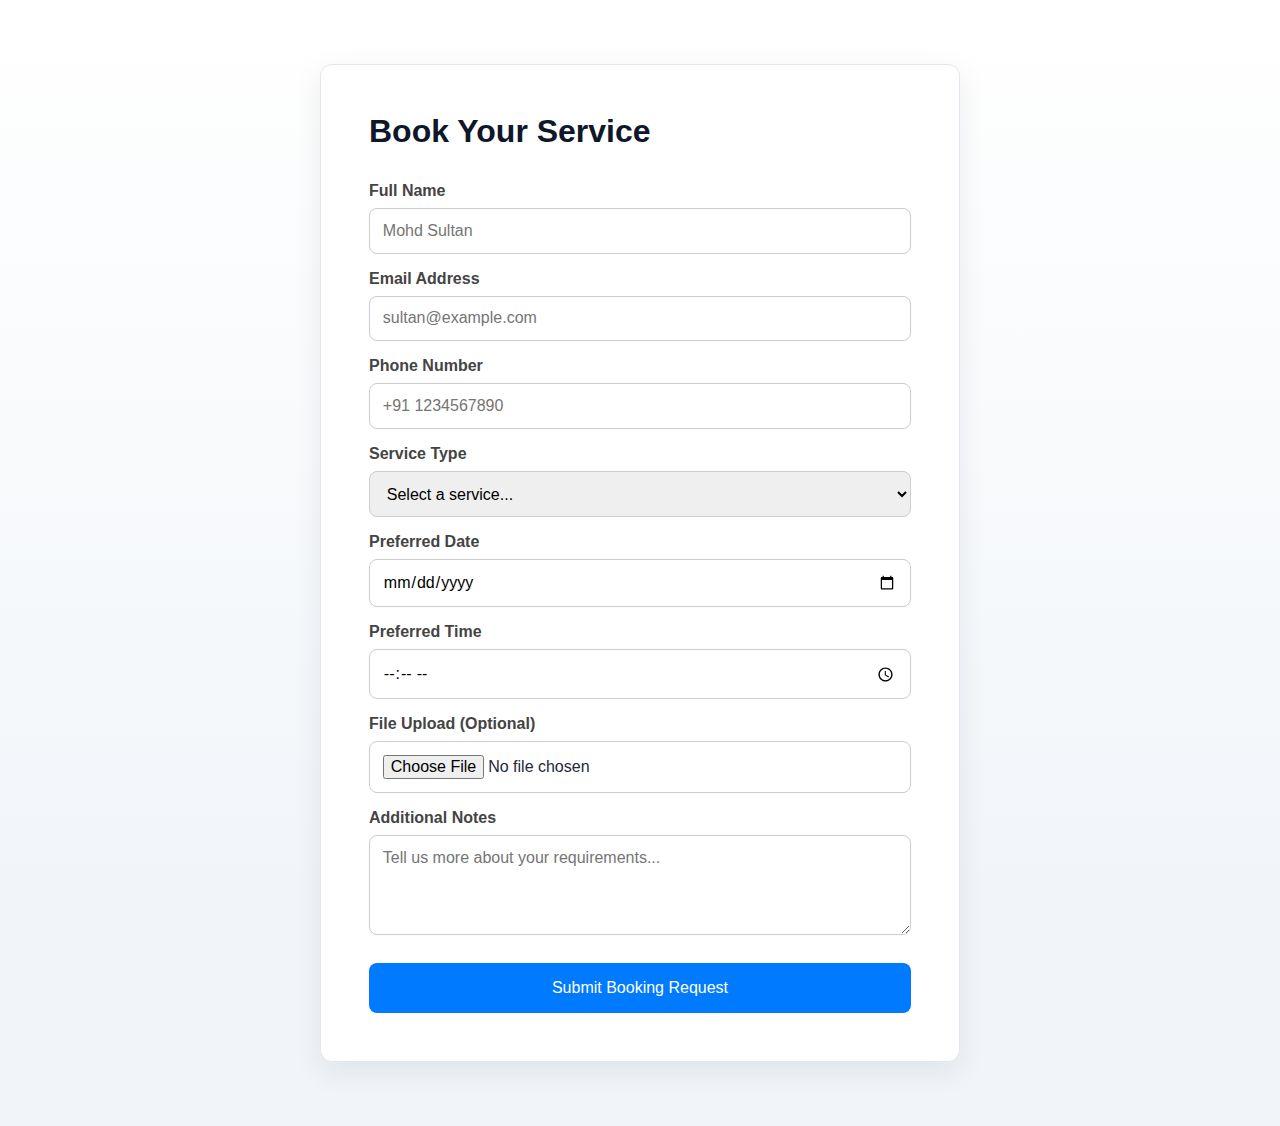
<file: booking/confirmed.html>
<!DOCTYPE html>
<html lang="en">
<head>
  <meta charset="UTF-8" />
  <meta name="viewport" content="width=device-width, initial-scale=1.0" />
  <title>Booking Confirmed</title>
  <link rel="stylesheet" href="confirmed.css" />
</head>
<body>
  <div class="confirmation-card">
    <div class="success-icon"></div>
    <h1>Your Booking is Confirmed!</h1>
    <p class="thank-you">Thank you for booking with us. Your request has been received.</p>

    <div class="section-title">Booking details</div>

    <div class="info-row">
      <span class="label">Booking ID</span>
      <span class="value" id="bookingId"></span>
    </div>
    <div class="info-row">
      <span class="label">Name</span>
      <span class="value" id="cName"></span>
    </div>
    <div class="info-row">
      <span class="label">Email</span>
      <span class="value" id="cEmail"></span>
    </div>
    <div class="info-row">
      <span class="label">Phone</span>
      <span class="value" id="cPhone"></span>
    </div>
    <div class="info-row">
      <span class="label">Service</span>
      <span class="value" id="cService"></span>
    </div>
    <div class="info-row">
      <span class="label">Date</span>
      <span class="value" id="cDate"></span>
    </div>
    <div class="info-row">
      <span class="label">Time</span>
      <span class="value" id="cTime"></span>
    </div>
    <div class="info-row">
      <span class="label">File</span>
      <span class="value" id="cFile"></span>
    </div>
    <div class="info-row">
      <span class="label">Notes</span>
      <span class="value" id="cNotes"></span>
    </div>

    <div class="email-notification">
      <p>We’ve sent a confirmation email with your booking details.</p>
    </div>

    <div class="button-container">
      <button class="btn btn-secondary" onclick="bookAnother()">Book another</button>
      <button class="btn btn-secondary" onclick="printConfirmation()">Print</button>
    </div>

    <div class="footer">
      <div class="company-name">Icomzy Services</div>
      <div class="contact-info">hello@icomzy.com  · +91-XXXX-XXXXXX</div>
    </div>
  </div>

  <script src="confirmed.js"></script>
</body>
</html>
</file>
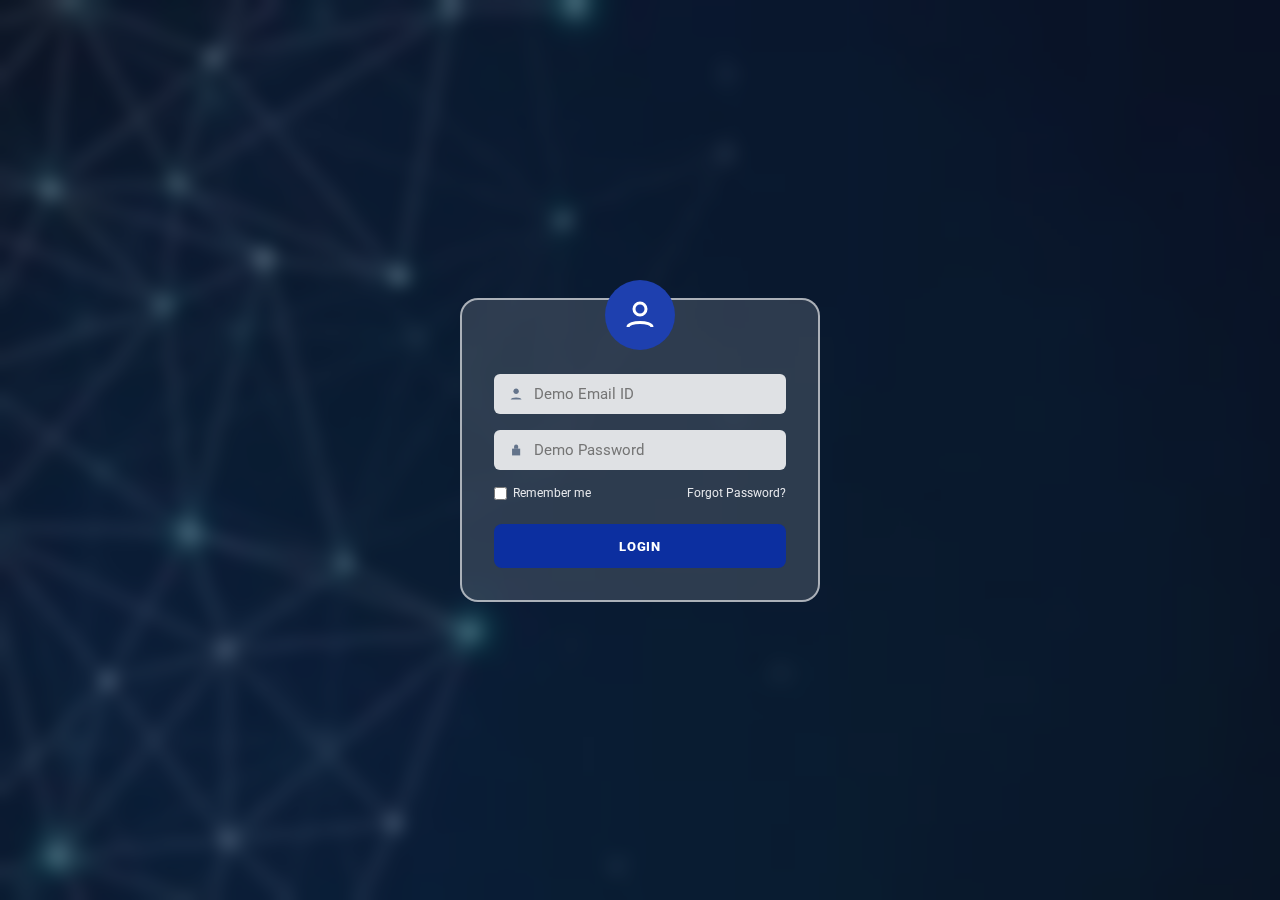
<file: booking/login.html>
<!DOCTYPE html>
<html lang="en">
<head>
  <meta charset="UTF-8" />
  <title>Admin Login</title>
  <meta name="viewport" content="width=device-width, initial-scale=1.0">
  <link rel="preconnect" href="https://fonts.googleapis.com">
  <link rel="preconnect" href="https://fonts.gstatic.com" crossorigin>
  <link href="https://fonts.googleapis.com/css2?family=Roboto:wght@300;400;500;700&display=swap" rel="stylesheet">

  <style>
    *{
      margin:0;
      padding:0;
      box-sizing:border-box;
      font-family:"Roboto", sans-serif;
    }

    body{
      min-height:100vh;
      background:url("[data-uri]")
        center/cover no-repeat;
      display:flex;
      align-items:center;
      justify-content:center;
    }

    .overlay{
      position:absolute;
      inset:0;
      background:rgba(15,23,42,0.6);
      backdrop-filter:blur(8px);
    }

    .login-box{
      position:relative;
      width:360px;
      padding:2.5rem 2rem 2rem;
      background:rgba(255,255,255,0.15);
      border:2px solid rgba(255,255,255,0.6);
      border-radius:18px;
      backdrop-filter:blur(12px);
      color:white;
      z-index:10;
      text-align:center;
    }

    .avatar{
      width:70px;
      height:70px;
      background:#1e40af;
      border-radius:50%;
      display:flex;
      align-items:center;
      justify-content:center;
      margin:-60px auto 1.5rem;
    }

    .avatar svg{
      width:36px;
      height:36px;
      stroke:white;
    }

    .field{
      display:flex;
      align-items:center;
      background:rgba(255,255,255,0.85);
      border-radius:6px;
      padding:0.7rem 0.9rem;
      margin-bottom:1rem;
    }

    .field svg{
      width:18px;
      height:18px;
      margin-right:0.6rem;
      fill:#64748b;
    }

    .field input{
      border:none;
      outline:none;
      background:transparent;
      width:100%;
      font-size:0.95rem;
      color:#0f172a;
    }

    .options{
      display:flex;
      justify-content:space-between;
      font-size:0.75rem;
      margin:0.8rem 0 1.5rem;
      color:#e5e7eb;
    }

    .options label{
      display:flex;
      gap:0.4rem;
      align-items:center;
      cursor:pointer;
    }

    .login-btn{
      width:100%;
      padding:0.9rem;
      border:none;
      border-radius:8px;
      background:#0c2fa0;
      color:white;
      font-weight:800;
      letter-spacing:0.05em;
      cursor:pointer;
    }

    .login-btn:hover{
      background:#1e3a8a;
    }

    /* SUCCESS SECTION */
    .success{
      display:none;
      margin-top:1.5rem;
      background:rgba(16,185,129,0.2);
      border:1px solid #375b9f;
      border-radius:10px;
      padding:1rem;
      font-size:0.85rem;
    }

    .success strong{
      color:rgb(11, 13, 14);
    }
  </style>
</head>

<body>

<div class="overlay"></div>

<div class="login-box">
  <div class="avatar">
    <svg viewBox="0 0 24 24" fill="none">
      <circle cx="12" cy="8" r="4" stroke-width="2"/>
      <path d="M4 20c0-4 16-4 16 0" stroke-width="2"/>
    </svg>
  </div>

  <form id="loginForm">
    <div class="field">
      <svg viewBox="0 0 24 24">
        <path d="M12 12c2.2 0 4-1.8 4-4s-1.8-4-4-4-4 1.8-4 4 1.8 4 4 4z"/>
        <path d="M4 20c0-4 16-4 16 0"/>
      </svg>
      <input type="text" id="userId" placeholder="Demo Email ID" required>
    </div>

    <div class="field">
      <svg viewBox="0 0 24 24">
        <path d="M6 10h12v10H6z"/>
        <path d="M9 10V7a3 3 0 016 0v3"/>
      </svg>
      <input type="password" id="password" placeholder="Demo Password" required>
    </div>

    <div class="options">
      <label>
        <input type="checkbox"> Remember me
      </label>
      <span>Forgot Password?</span>
    </div>

    <button class="login-btn">LOGIN</button>
  </form>

  <div class="success" id="successBox">
    <strong>Login Successful!</strong><br>
    Redirecting to dashboard...
  </div>
</div>

<script>
const form = document.getElementById("loginForm");
const successBox = document.getElementById("successBox");

form.addEventListener("submit", (e) => {
  e.preventDefault();

  const id = document.getElementById("userId").value;
  const pass = document.getElementById("password").value;

  localStorage.setItem("icomzy_user", id);
  localStorage.setItem("icomzy_pass", pass);

  successBox.style.display = "block";

  setTimeout(() => {
    window.location.href = "/admin_dashboard/dash.html";
  }, 2000);
});
</script>


</body>
</html>
</file>
<file: style.css>
* {
  margin: 0;
  padding: 0;
  box-sizing: border-box;
  font-family: "Roboto", sans-serif;
}

html,
body {
  width: 100%;
  height: 100%;
  overflow-x: hidden;
}

body {
  color: #1e293b;
  background-color: #ffffff;
}


.header {
  position: static;
  top: 0;
  left: 0;
  right: 0;
  background: #ffffff;
}

.content {
  max-width: 1400px;
  margin: 0 auto;
  padding: 1.5rem 3rem;
  display: flex;
  justify-content: space-between;
  align-items: center;
  border-bottom: 1px solid #dadada;
}

.logo {
  display: flex;
  align-items: center;
  gap: 1rem;
}

.icon {
  width: 40px;
  height: 40px;
  background: #1e40af;
  border-radius: 6px;
  display: flex;
  align-items: center;
  justify-content: center;
  transition: opacity 0.3s ease;
}

.icon:hover {
  opacity: 0.85;
}

.slogan {
  display: flex;
  flex-direction: column;
}

.text-logo {
  font-size: 1.35rem;
  font-weight: 700;
  color: #0f172a;
  ;
  letter-spacing: -0.02em;
}

.tagline {
  font-size: 0.7rem;
  color: #64748b;
  font-weight: 400;
  text-transform: uppercase;

}

.nav {
  display: flex;
  gap: 2.5rem;
  align-items: center;
}

.navlink {
  color: #64748b;
  text-decoration: none;
  font-weight: 400;
  font-size: 0.9rem;
  transition: color 0.2s ease;
  cursor: pointer;
}

.navlink:hover {
  color: #1e40af;
}

.navBtn {
  padding: 0.65rem 1.5rem;
  background: #1e40af;
  color: white;
  border-radius: 6px;
  font-weight: 600;
  transition: all 0.2s ease;
  cursor: pointer;
  border: none;
  font-size: 0.9rem;
}

.navBtn:hover {
  background: #1e3a8a;
}


/* section 1-hero */

.hero {
  position: relative;
  width: 100%;
  min-height: 100%;
  display: flex;
  align-items: center;
  justify-content: center;
  padding-top: 4rem;

}

.h-content {
  position: relative;
  z-index: 10;
  max-width: 1400px;
  margin: 0 auto;
  padding: 6rem 3rem;
  display: grid;
  grid-template-columns: 1fr 1fr;
  gap: 4rem;
  align-items: center;
}

/* .h-text{
    animation: fadeInLeft 1s ease-out;
} */
.h-headline {
  font-size: 3.5rem;
  font-weight: 700;
  line-height: 1.15;
  color: #0f172a;
  margin-bottom: 1.5rem;
  /* letter-spacing: 0.03em; */


}

.grad-text {
  color: #1e40af;
}

.h-subheadline {
  font-size: 1.15rem;
  color: #64748b;
  line-height: 1.7;
  margin-bottom: 2.5rem;
  max-width: 600px;
}

.h-button {
  display: flex;
  gap: 1rem;
  flex-wrap: wrap;
}

.h-primary {
  padding: 1rem 2rem;
  background: #1e40af;
  color: white;
  border-radius: 6px;
  font-weight: 600;
  font-size: 1rem;
  border: none;
  cursor: pointer;
  transition: all 0.2s ease;

}

.h-primary:hover {
  background: #1e3a8a;
}

.h-secondry {
  padding: 1rem 2rem;
  background: transparent;
  color: #1e40af;
  border: 2px solid #1e40af;
  border-radius: 6px;
  font-weight: 600;
  font-size: 1rem;
  cursor: pointer;
  transition: all 0.2s ease;
}

.h-secondry:hover {
  background: #eff6ff;
}

.h-visual {
  position: relative;
  animation: fadeInRight 1s ease-out;
}

.h-card {
  background: white;
  border-radius: 12px;
  padding: 2.5rem;
  border: 1px solid #e2e8f0;
  box-shadow: 0 4px 20px rgba(0, 0, 0, 0.06);


}

.h-grid {
  display: grid;
  grid-template-columns: 1fr 1fr;
  gap: 2rem;
}

.h-stat {
  text-align: center;
}

.h-stat-no {
  font-size: 2.25rem;
  font-weight: 700;
  color: #1e40af;
  margin-bottom: 0.5rem;
}

.h-stat-label {
  font-size: 0.85rem;
  color: #64748b;
  font-weight: 500;
}


/* statistucs */

.banner {
  width: 100%;
  background: white;
  padding: 4rem 3rem;
  border-bottom: 1px solid #e2e8f0;
}

.b-container {
  max-width: 1400px;
  margin: 0 auto;
  display: grid;
  grid-template-columns: repeat(2, 1fr);
  gap: 3rem;
}

.b-item {
  text-align: center;
  /* opacity: 0; */
  transform: translateY(20px);
  transition: all 0.6s ease;

}


.b-number {
  font-size: 2.75rem;
  font-weight: 700;
  color: #1e40af;
  margin-bottom: 0.5rem;
  display: block;
}

.b-label {
  font-size: 0.95rem;
  color: #64748b;
  font-weight: 500;
}

.services-section {
  width: 100%;
  padding: 6rem 3rem;
  background: #f8fafc;
  position: relative;
}

.section-header {
  max-width: 800px;
  margin: 0 auto 4rem;
  text-align: center;
}

.section-label {
  display: inline-block;
  padding: 0.5rem 1rem;
  background: #dbeafe;
  color: #1e40af;
  border-radius: 6px;
  font-size: 0.8rem;
  font-weight: 600;
  margin-bottom: 1rem;
  text-transform: uppercase;
  letter-spacing: 0.08em;
}

.section-title {
  font-size: 2.5rem;
  font-weight: 700;
  color: #0f172a;
  margin-bottom: 1rem;
  line-height: 1.2;
  letter-spacing: -0.02em;
}

.section-subtitle {
  font-size: 1.1rem;
  color: #64748b;
  line-height: 1.6;
}

.services-grid {
  max-width: 1400px;
  margin: 0 auto;
  display: grid;
  grid-template-columns: repeat(auto-fit, minmax(320px, 1fr));
  gap: 2rem;
}

.service-card {
  background: white;
  border-radius: 12px;
  padding: 2.5rem;
  position: relative;
  transition: all 0.2s ease;
  border: 1px solid #e2e8f0;
  cursor: pointer;
}

.service-card:hover {
  box-shadow: 0 8px 30px rgba(0, 0, 0, 0.08);
  border-color: #1e40af;
}

.service-card-content {
  position: relative;
  z-index: 10;
}

.service-icon-wrapper {
  width: 64px;
  height: 64px;
  background: #1e40af;
  border-radius: 8px;
  display: flex;
  align-items: center;
  justify-content: center;
  margin-bottom: 1.5rem;
  transition: all 0.2s ease;
}

.service-card:hover .service-icon-wrapper {
  background: #7f9ec7;
  transform: translateY(-5px);
}

.service-icon {
  width: 32px;
  height: 32px;
  transition: all 0.2s ease;
}

.service-card:hover .service-icon {
  filter: brightness(0) invert(1);
}

.service-title {
  font-size: 1.35rem;
  font-weight: 600;
  color: #0f172a;
  margin-bottom: 1rem;
}

.service-description {
  color: #64748b;
  line-height: 1.6;
  margin-bottom: 1.5rem;
  font-size: 0.95rem;
}

.service-features {
  list-style: none;
  margin-bottom: 1.5rem;
}

.service-feature {
  color: #64748b;
  margin-bottom: 0.5rem;
  display: flex;
  align-items: center;
  gap: 0.5rem;
  font-size: 0.9rem;
}

.service-feature::before {
  content: '✓';
  color: #1e40af;
  font-weight: 700;
  font-size: 1rem;
}

.service-link {
  color: #1e40af;
  font-weight: 600;
  display: inline-flex;
  align-items: center;
  gap: 0.5rem;
  transition: all 0.2s ease;
  text-decoration: none;
  font-size: 0.9rem;
}

.service-link:hover {
  gap: 0.75rem;
}

.process-section {
  width: 100%;
  padding: 6rem 3rem;
  background: #ffffff;
}

.process-steps {
  max-width: 1400px;
  margin: 0 auto;
  display: grid;
  grid-template-columns: repeat(auto-fit, minmax(260px, 1fr));
  gap: 2rem;
}

.process-card {
  background: #f8fafc;
  border: 1px solid #e2e8f0;
  border-radius: 12px;
  padding: 2rem;
  transition: all 0.3s ease;
}

.process-card:hover {
  transform: translateY(-6px);
  box-shadow: 0 8px 30px rgba(0, 0, 0, 0.08);
}

.step-no {
  display: inline-block;
  font-size: 1.25rem;
  font-weight: 700;
  color: #1e40af;
  margin-bottom: 1rem;
}

.process-card h3 {
  font-size: 1.25rem;
  margin-bottom: 0.75rem;
  color: #0f172a;
}

.process-card p {
  color: #64748b;
  line-height: 1.6;
  font-size: 0.95rem;
}


.testimonials-section {
  width: 100%;
  padding: 6rem 3rem;
  background: #f8fafc;
  border-bottom: 1px solid #e2e8f0;
}

.testimonials-container {
  max-width: 1200px;
  margin: 0 auto;
}

/* .testimonials-carousel {
      position: relative;
      margin-top: 4rem;
    } */

.testimonial-track {
  display: flex;
  gap: 2rem;
  overflow-x: auto;
  scroll-behavior: smooth;
  scrollbar-width: none;
  padding-bottom: 2rem;
}

.testimonial-track::-webkit-scrollbar {
  display: none;
}

.testimonial-card {
  min-width: 400px;
  background: white;
  border: 1px solid #e2e8f0;
  border-radius: 12px;
  padding: 2.5rem;
  transition: all 0.2s ease;
}

.testimonial-card:hover {
  box-shadow: 0 8px 30px rgba(0, 0, 0, 0.08);
}

.testimonial-stars {
  display: flex;
  gap: 0.25rem;
  margin-bottom: 1.5rem;
}

.star {
  width: 18px;
  height: 18px;
  fill: #1e40af;
}

.testimonial-text {
  color: #64748b;
  line-height: 1.7;
  font-size: 1rem;
  margin-bottom: 2rem;
}

.testimonial-author {
  display: flex;
  align-items: center;
  gap: 1rem;
}

.author-avatar {
  width: 56px;
  height: 56px;
  border-radius: 50%;
  background: #1e40af;
  display: flex;
  align-items: center;
  justify-content: center;
  color: white;
  font-weight: 600;
  font-size: 1.25rem;
}

.author-info {
  flex: 1;
}

.author-name {
  font-weight: 600;
  color: #0f172a;
  font-size: 1rem;
  margin-bottom: 0.25rem;
}

.author-role {
  color: #64748b;
  font-size: 0.85rem;
}


.cta-section {
  width: 100%;
  padding: 6rem 3rem;
  background: linear-gradient(135deg, #667eea 0%, #764ba2 100%);
  position: relative;
  overflow: hidden;
}

.cta-container {
  max-width: 1000px;
  margin: 0 auto;
  text-align: center;
  position: relative;
  z-index: 10;
}

.cta-title {
  font-size: 3rem;
  font-weight: 800;
  color: white;
  margin-bottom: 1.5rem;
  line-height: 1.2;
}

.cta-description {
  font-size: 1.25rem;
  color: rgba(255, 255, 255, 0.9);
  margin-bottom: 2.5rem;
  line-height: 1.7;
}

.cta-form {
  display: flex;
  gap: 1rem;
  max-width: 600px;
  margin: 0 auto;
}

.cta-input {
  flex: 1;
  padding: 1.25rem 1.5rem;
  border-radius: 50px;
  border: none;
  font-size: 1rem;
  background: white;
  color: #0f172a;
}

.cta-input::placeholder {
  color: #94a3b8;
}

.cta-submit {
  padding: 1.25rem 2.5rem;
  background: #0f172a;
  color: white;
  border: none;
  border-radius: 50px;
  font-weight: 700;
  font-size: 1rem;
  cursor: pointer;
  transition: all 0.3s ease;
  white-space: nowrap;
}

.cta-submit:hover {
  background: #1e293b;
  transform: translateY(-2px);
}

/* Footer */
.footer {
  width: 100%;
  background: #0f172a;
  color: white;
  padding: 4rem 3rem 2rem;
}

.footer-content {
  max-width: 1400px;
  margin: 0 auto;
}

.footer-grid {
  display: grid;
  grid-template-columns: 2fr 1fr 1fr 1fr 1fr;
  gap: 3rem;
  margin-bottom: 3rem;
}

.footer-brand {
  max-width: 350px;
}

.footer-logo {
  display: flex;
  align-items: center;
  gap: 0.75rem;
  margin-bottom: 1.5rem;
}

.footer-logo-icon {
  width: 40px;
  height: 40px;
  background: linear-gradient(135deg, #667eea 0%, #764ba2 100%);
  border-radius: 10px;
  display: flex;
  align-items: center;
  justify-content: center;
}

.footer-logo-text {
  font-size: 1.5rem;
  font-weight: 700;
}

.footer-description {
  color: #94a3b8;
  line-height: 1.7;
  margin-bottom: 1.5rem;
}

.footer-social {
  display: flex;
  gap: 1rem;
}

.social-link {
  width: 40px;
  height: 40px;
  background: rgba(255, 255, 255, 0.1);
  border-radius: 50%;
  display: flex;
  align-items: center;
  justify-content: center;
  transition: all 0.3s ease;
  cursor: pointer;
}

.social-link:hover {
  background: linear-gradient(135deg, #667eea 0%, #764ba2 100%);
  transform: translateY(-3px);
}

.footer-column h4 {
  font-size: 1.1rem;
  font-weight: 700;
  margin-bottom: 1.5rem;
  color: white;
}

.footer-links {
  list-style: none;
}

.footer-links li {
  margin-bottom: 0.75rem;
}

.footer-link {
  color: #94a3b8;
  text-decoration: none;
  transition: color 0.3s ease;
  cursor: pointer;
}

.footer-link:hover {
  color: #667eea;
}

.footer-bottom {
  padding-top: 2rem;
  border-top: 1px solid rgba(255, 255, 255, 0.1);
  display: flex;
  justify-content: space-between;
  align-items: center;
  color: #94a3b8;
  font-size: 0.9rem;
}

.footer-legal {
  display: flex;
  gap: 2rem;
}

@keyframes fadeInLeft {
  from {
    opacity: 0;
    transform: translateX(-50px);
  }

  to {
    opacity: 1;
    transform: translateX(0);
  }
}

@keyframes fadeInRight {
  from {
    opacity: 0;
    transform: translateX(50px);
  }

  to {
    opacity: 1;
    transform: translateX(0);
  }
}

@media (max-width: 1200px) {
  .h-content {
    grid-template-columns: 1fr;
    gap: 3rem;
  }

  .h-visual {
    display: none;
  }

  .stats-container {
    grid-template-columns: repeat(2, 1fr);
  }

  .process-steps {
    grid-template-columns: repeat(2, 1fr);
  }

  .footer-grid {
    grid-template-columns: repeat(2, 1fr);
  }
}

@media (max-width: 768px) {
  .header-content {
    padding: 1rem 1.5rem;
  }

  .nav {
    display: none;
  }

  .h-headline {
    font-size: 2.5rem;
  }

  .h-content {
    padding: 4rem 1.5rem;
  }

  .b-container {
    grid-template-columns: 1fr;
    gap: 2rem;
  }

  /* .services-grid {
        grid-template-columns: 1fr;
      }
      
      .process-steps {
        grid-template-columns: 1fr;
      }
      
      .process-line {
        display: none;
      } */

  .section-title {
    font-size: 2rem;
  }

  .cta-form {
    flex-direction: column;
  }

  .footer-grid {
    grid-template-columns: 1fr;
    gap: 2rem;
  }

  .footer-bottom {
    flex-direction: column;
    gap: 1rem;
    text-align: center;
  }
}
</file>
<file: admin_dashboard/dash.css>
* {
  margin: 0;
  padding: 0;
  box-sizing: border-box;
  font-family: "Roboto", sans-serif;
}

body {
  background: #f8fafc;
  color: #0f172a;
  display: flex;
  min-height: 100vh;
}

.sidebar {
  width: 260px;
  background: linear-gradient(135deg, #667eea 0%, #764ba2 100%);
  color: #ffffff;
  padding: 24px;
  display: flex;
  flex-direction: column;
}

.brand {
  font-size: 22px;
  font-weight: bold;
  margin-bottom: 40px;
}

.brand span {
  display: block;
  font-size: 13px;
  opacity: 0.8;
}

.nav a {
  display: block;
  padding: 12px 14px;
  margin-bottom: 10px;
  border-radius: 8px;
  text-decoration: none;
  color: #e5edff;
  font-size: 15px;
}

.nav a:hover,
.nav a.active {
  background: rgba(255, 255, 255, 0.15);
}

.logout {
  margin-top: 3rem;
  font-size: 14px;
  opacity: 0.9;
  padding-left: 2rem;
  
}
.logout:hover{
  text-decoration: underline;
  color:#0f172a;
  font-size: 1rem;
}


.main {
  flex: 1;
  padding: 28px;
}


.topbar {
  display: flex;
  justify-content: space-between;
  align-items: center;
  margin-bottom: 30px;
  gap: 20px;
}

.search {
  width: 55%;
  padding: 12px 16px;
  border-radius: 8px;
  border: 1px solid #e2e8f0;
  background: #ffffff;
  color: #0f172a;
}

.user {
  display: flex;
  align-items: center;
  gap: 10px;
}

.avatar {
  width: 36px;
  height: 36px;
  background: #1e40af;
  color: #ffffff;
  border-radius: 50%;
  display: flex;
  align-items: center;
  justify-content: center;
  font-weight: bold;
}

h1 {
  margin-bottom: 6px;
}

.subtitle {
  color: #64748b;
  margin-bottom: 24px;
}


.stats {
  display: grid;
  grid-template-columns: repeat(auto-fit, minmax(220px, 1fr));
  gap: 20px;
  margin-bottom: 30px;
}

.stat-card {
  background: #ffffff;
  padding: 22px;
  border-radius: 14px;
  border: 1px solid #e2e8f0;
  box-shadow: 0 4px 20px rgba(0, 0, 0, 0.06);
}

.stat-card small {
  display: block;
  color: #64748b;
  margin-bottom: 10px;
}

.stat-card h2 {
  font-size: 30px;
}

.green {
  color: #16a34a;
}


.actions {
  display: flex;
  gap: 12px;
  margin-bottom: 30px;
  flex-wrap: wrap;
}

.btn-primary {
  padding: 12px 18px;
  background: #1e40af;
  color: #ffffff;
  border: none;
  border-radius: 8px;
  cursor: pointer;
}

.btn-primary:hover {
  background: #1e3a8a;
}

.btn-outline {
  padding: 12px 18px;
  background: #ffffff;
  color: #1e40af;
  border: 1px solid #e2e8f0;
  border-radius: 8px;
  cursor: pointer;
}

.btn-outline:hover {
  background: #eff6ff;
}

.content {
  display: grid;
  grid-template-columns: 2fr 1fr;
  gap: 24px;
}

.card {
  background: #ffffff;
  padding: 22px;
  border-radius: 14px;
  border: 1px solid #e2e8f0;
  box-shadow: 0 4px 20px rgba(0, 0, 0, 0.06);
}


table {
  width: 100%;
  border-collapse: collapse;
  margin-top: 14px;
}

th,
td {
  padding: 12px 10px;
  text-align: left;
  font-size: 14px;
  border-bottom: 1px solid #e2e8f0;
}

th {
  color: #64748b;
}

td {
  color: #0f172a;
}


.status {
  display: inline-block;
  padding: 6px 14px;
  border-radius: 999px;
  font-size: 12px;
  font-weight: 600;
  text-align: center;
}

.status.confirmed {
  background: #dbeafe;
  color: #1e40af;
}

.status.pending {
  background: #fef3c7;
  color: #b45309;
}

.status.completed {
  background: #dcfce7;
  color: #15803d;
}


.week-row {
  display: flex;
  justify-content: space-between;
  margin: 10px 0;
  font-size: 14px;
}

.highlight {
  margin-top: 16px;
  padding: 14px;
  border-radius: 10px;
  background: #eff6ff;
  border: 1px solid #e2e8f0;
  color: #0f172a;
}
.week-row {
  position: relative;
  padding: 6px 0;
}

.week-row::after {
  content: "";
  position: absolute;
  left: 0;
  bottom: -4px;
  width: 100%;
  height: 6px;
  background: #e5e7eb;
  border-radius: 10px;
}

.week-row span:last-child::after {
  content: "";
  display: block;
  height: 6px;
  background: #1e40af;
  border-radius: 10px;
  margin-top: 4px;
}
/* Clients page header */
.clients-header {
  display: flex;
  justify-content: space-between;
  align-items: center;
  margin-bottom: 1.5rem;
  position: sticky;
  top: 0;
  background: #f8fafc;
  padding: 1rem 0;
  z-index: 10;
}

/* Done button styling */
.done-btn {
  padding: 0.65rem 1.5rem;
  background: #1e40af;
  color: #ffffff;
  border: none;
  border-radius: 8px;
  font-weight: 600;
  font-size: 0.95rem;
  cursor: pointer;
  display: flex;
  align-items: center;
  gap: 0.4rem;
  box-shadow: 0 4px 12px rgba(30, 64, 175, 0.25);
  transition: all 0.2s ease;
}

.done-btn:hover {
  background: #1e3a8a;
  transform: translateY(-1px);
}

.done-btn:active {
  transform: translateY(0);
}

/* =========================
   CLIENTS PAGE STYLING
   ========================= */

.clients-card {
  margin-top: 1rem;
  padding: 0;
  overflow: hidden;
}

/* Table base */
#clientsTable {
  width: 100%;
  border-collapse: collapse;
  font-size: 0.95rem;
}

/* Header */
#clientsTable th {
  text-align: left;
  padding: 1rem 1.25rem;
  color: #64748b;
  font-weight: 600;
  background: #f8fafc;
  border-bottom: 1px solid #e2e8f0;
}

/* Rows */
#clientsTable td {
  padding: 1rem 1.25rem;
  border-bottom: 1px solid #e2e8f0;
  color: #0f172a;
  vertical-align: middle;
}

/* Hover effect */
#clientsTable tr:hover td {
  background: #f8fafc;
}

/* Status dropdown */
#clientsTable select {
  padding: 0.4rem 0.6rem;
  border-radius: 6px;
  border: 1px solid #e2e8f0;
  font-size: 0.85rem;
  cursor: pointer;
  background: white;
}

/* Delete button */
#clientsTable .delete {
  padding: 0.4rem 0.9rem;
  font-size: 0.85rem;
  border-radius: 6px;
  border: 1px solid #e2e8f0;
  background: #ffffff;
  color: #1e40af;
  cursor: pointer;
  transition: all 0.2s ease;
}

#clientsTable .delete:hover {
  background: #fee2e2;
  border-color: #ef4444;
  color: #ef4444;
}




@media (max-width: 1024px) {
  .content {
    grid-template-columns: 1fr;
  }
}

@media (max-width: 768px) {
  .sidebar {
    display: none;
  }

  .topbar {
    flex-direction: column;
    align-items: stretch;
  }

  .search {
    width: 100%;
  }

  .actions {
    flex-direction: column;
  }
}

@media (max-width: 480px) {
  .main {
    padding: 18px;
  }

  h1 {
    font-size: 22px;
  }

  .stat-card h2 {
    font-size: 24px;
  }
}
</file>
<file: booking/booking.css>
* {
  margin: 0;
  padding: 0;
  box-sizing: border-box;
  font-family: "Roboto", sans-serif;
}


body {
  background: #f1f5f9;
  color: #1e293b;
  display: flex;
  justify-content: center;
  align-items: flex-start;
  padding: 4rem 2rem;
  min-height: 100vh;
}
body::before {
  content: "";
  position: absolute;
  inset: 0;
  background: linear-gradient(
    to bottom,
    #ffffff 0%,
    #f1f5f9 100%
  );
  z-index: -1;
}


.form-container {
  background-color: #ffffff;
  padding: 3rem;
  border-radius: 12px;
  width: 100%;
  max-width: 640px;

  border: 1px solid #e2e8f0;
  box-shadow: 0 10px 30px rgba(15, 23, 42, 0.08);
}




.form-container h2 {
  text-align: left;
  font-size: 2rem;
  font-weight: 700;
  color: #0f172a;
  margin-bottom: 2rem;
}


form label {
  display: block;
  margin-top: 1rem;
  font-weight: 600;
  color: #444;
}

form input,
form select,
form textarea {
  width: 100%;
  padding: 0.8rem;
  margin-top: 0.5rem;
  border: 1px solid #ccc;
  border-radius: 0.5rem;
  font-size: 1rem;
}

form textarea {
  resize: vertical;
  min-height: 100px;
}

button {
  margin-top: 1.5rem;
  width: 100%;
  padding: 1rem;
  background-color: #007bff;
  color: white;
  border: none;
  border-radius: 0.5rem;
  font-size: 1rem;
  cursor: pointer;
  transition: background 0.3s ease;
}

button:hover {
  background-color: #0056b3;
}

/* ✅ Responsive Design */
@media (max-width: 768px) {
  .form-container {
    width: 90%;
    padding: 1.5rem;
    border-radius: 1rem;
  }

  .form-container h2 {
    font-size: 1.5rem;
  }

  form input,
  form select,
  form textarea {
    font-size: 0.95rem;
    padding: 0.7rem;
  }

  button {
    font-size: 0.95rem;
    padding: 0.9rem;
  }
}

@media (max-width: 480px) {
  body {
    padding: 1rem;
  }

  .form-container {
    width: 100%;
    padding: 1rem;
    border-radius: 0.8rem;
  }

  .form-container h2 {
    font-size: 1.3rem;
  }

  form label {
    font-size: 0.9rem;
  }

  form input,
  form select,
  form textarea {
    font-size: 0.9rem;
    padding: 0.6rem;
  }

  button {
    font-size: 0.9rem;
    padding: 0.8rem;
  }
}
</file>
<file: booking/confirmed.css>
* {
            margin: 0;
            padding: 0;
            box-sizing: border-box;
             font-family: "Roboto", sans-serif;
        }

       
        body {
            font-family: Arial, sans-serif;
            background-color: #f0f0f0;
            padding: 20px;
            display: flex;
            justify-content: center;
            align-items: center;
            min-height: 100vh;
        }

        .confirmation-card {
            background: white;
            border-radius: 15px;
            padding: 40px;
            max-width: 500px;
            width: 100%;
            box-shadow: 0 4px 20px rgba(0,0,0,0.1);
            text-align: center;
        }

       
        .success-icon {
            width: 70px;
            height: 70px;
            background-color: #10b981;
            border-radius: 50%;
            display: flex;
            align-items: center;
            justify-content: center;
            margin: 0 auto 25px;
            animation: scaleIn 0.5s ease;
        }

        @keyframes scaleIn {
            0% {
                transform: scale(0);
            }
            50% {
                transform: scale(1.1);
            }
            100% {
                transform: scale(1);
            }
        }

        .success-icon::before {
            content: '✓';
            color: white;
            font-size: 40px;
            font-weight: bold;
        }

        
        h1 {
            color: #10b981;
            font-size: 28px;
            margin-bottom: 10px;
        }

        .thank-you {
            color: #666;
            margin-bottom: 30px;
            font-size: 14px;
        }

     
        .section-title {
            font-size: 16px;
            font-weight: bold;
            color: #333;
            text-align: left;
            margin: 25px 0 15px;
            padding-bottom: 10px;
            border-bottom: 2px solid #f0f0f0;
        }

        
        .info-row {
            display: flex;
            justify-content: space-between;
            padding: 12px 0;
            border-bottom: 1px solid #f5f5f5;
        }

        .info-row:last-child {
            border-bottom: none;
        }

        .label {
            color: #666;
            font-size: 14px;
        }

    
        .value {
            color: #333;
            font-weight: 600;
            font-size: 14px;
            text-align: right;
        }

       
        .email-notification {
            background-color: #dbeafe;
            border-left: 4px solid #3b82f6;
            padding: 15px;
            margin: 25px 0;
            border-radius: 5px;
            text-align: left;
        }

        .email-notification::before {
            content: '✉️ ';
            margin-right: 8px;
        }

        .email-notification p {
            color: #1e40af;
            font-size: 13px;
            line-height: 1.5;
        }

        .button-container {
            display: flex;
            gap: 15px;
            margin-top: 25px;
        }

        .btn {
            flex: 1;
            padding: 14px 20px;
            border: none;
            border-radius: 8px;
            font-size: 14px;
            font-weight: 600;
            cursor: pointer;
            transition: all 0.3s ease;
        }

        .btn-primary {
            background-color: #3b82f6;
            color: white;
        }

        .btn-primary:hover {
            background-color: #2563eb;
            transform: translateY(-2px);
            box-shadow: 0 4px 12px rgba(59, 130, 246, 0.4);
        }

     
        .btn-secondary {
            background-color: white;
            color: #3b82f6;
            border: 2px solid #3b82f6;
        }

        .btn-secondary:hover {
            background-color: #eff6ff;
            transform: translateY(-2px);
        }

      
        .footer {
            margin-top: 30px;
            padding-top: 20px;
            border-top: 1px solid #e5e5e5;
            text-align: center;
        }

        .company-name {
            font-weight: bold;
            color: #333;
            margin-bottom: 8px;
        }

        .contact-info {
            color: #666;
            font-size: 12px;
        }

         
        @media (max-width: 600px) {
            body {
                padding: 10px;
            }

            .confirmation-card {
                padding: 25px;
            }

            h1 {
                font-size: 22px;
            }

            .button-container {
                flex-direction: column;
            }

            .btn {
                width: 100%;
            }

            .value {
                font-size: 13px;
            }
        }

       
        @media (max-width: 768px) {
            .confirmation-card {
                padding: 30px;
            }
        }
</file>
